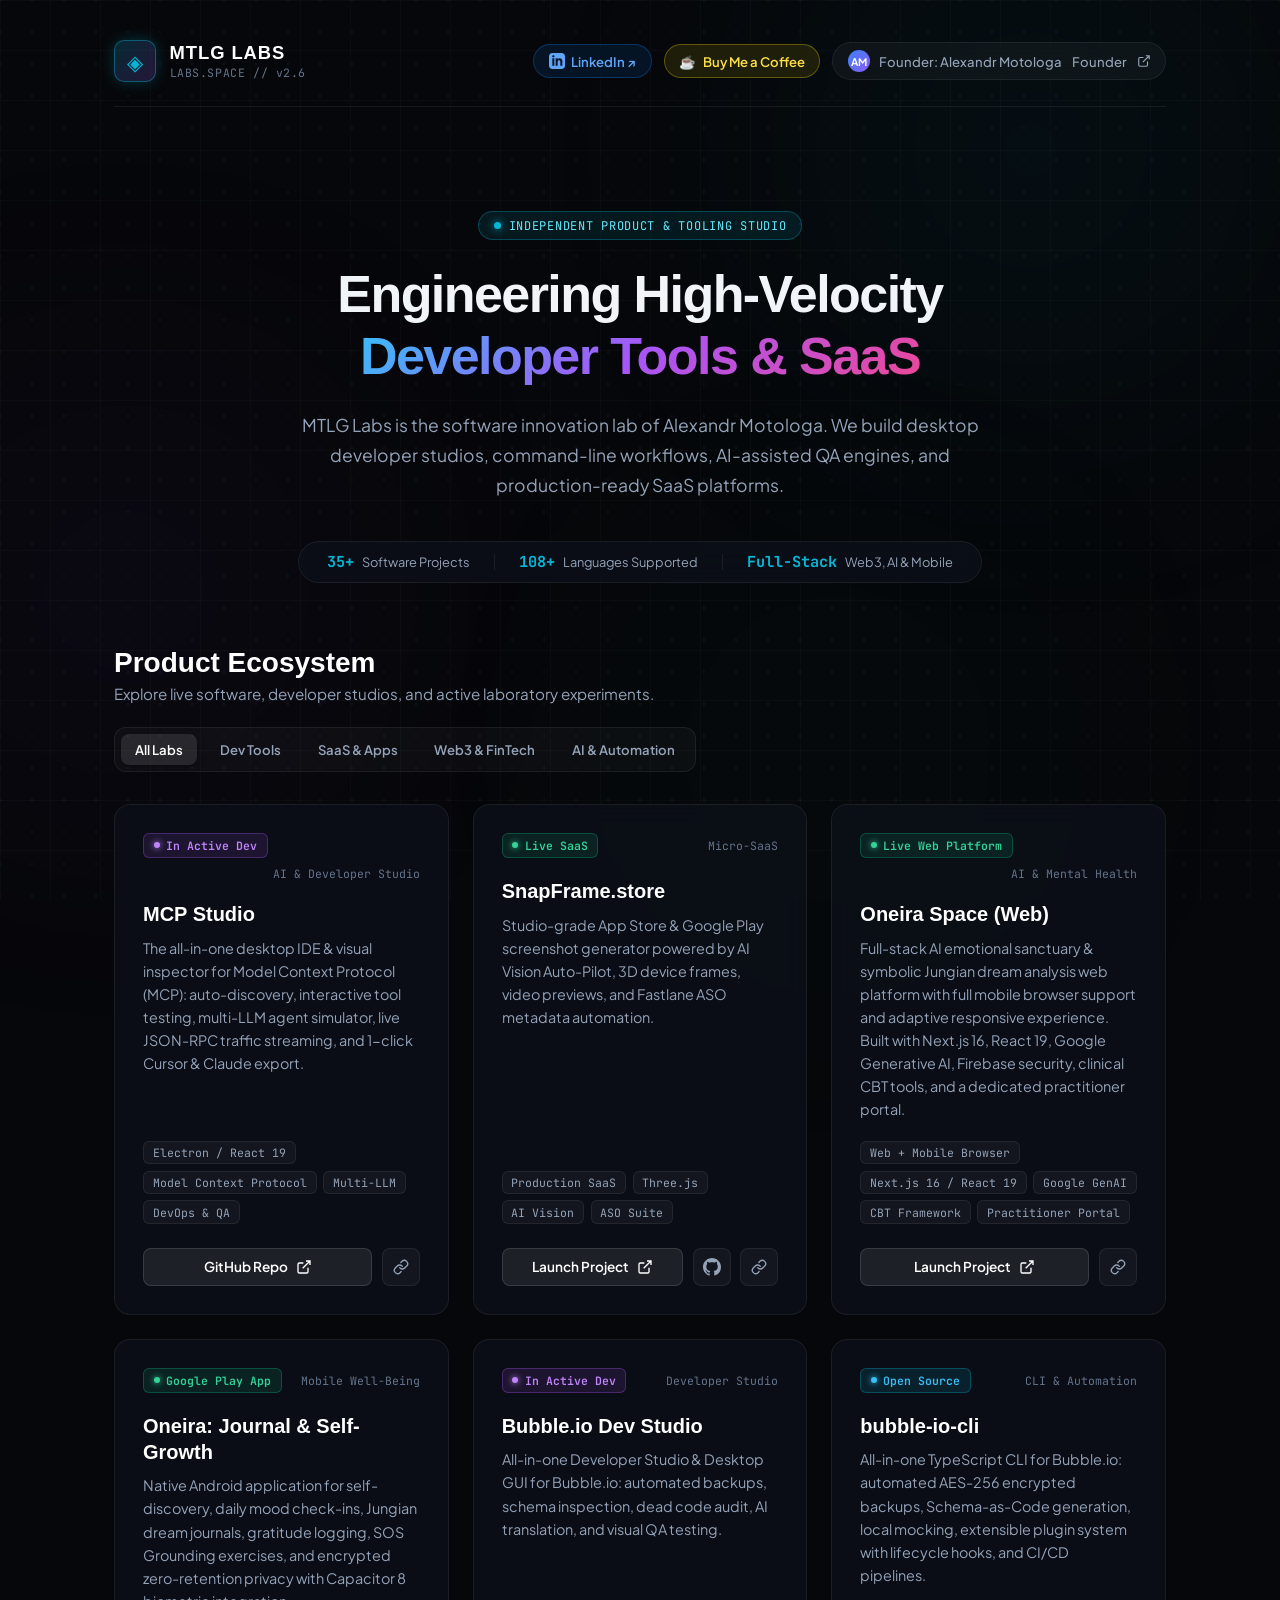
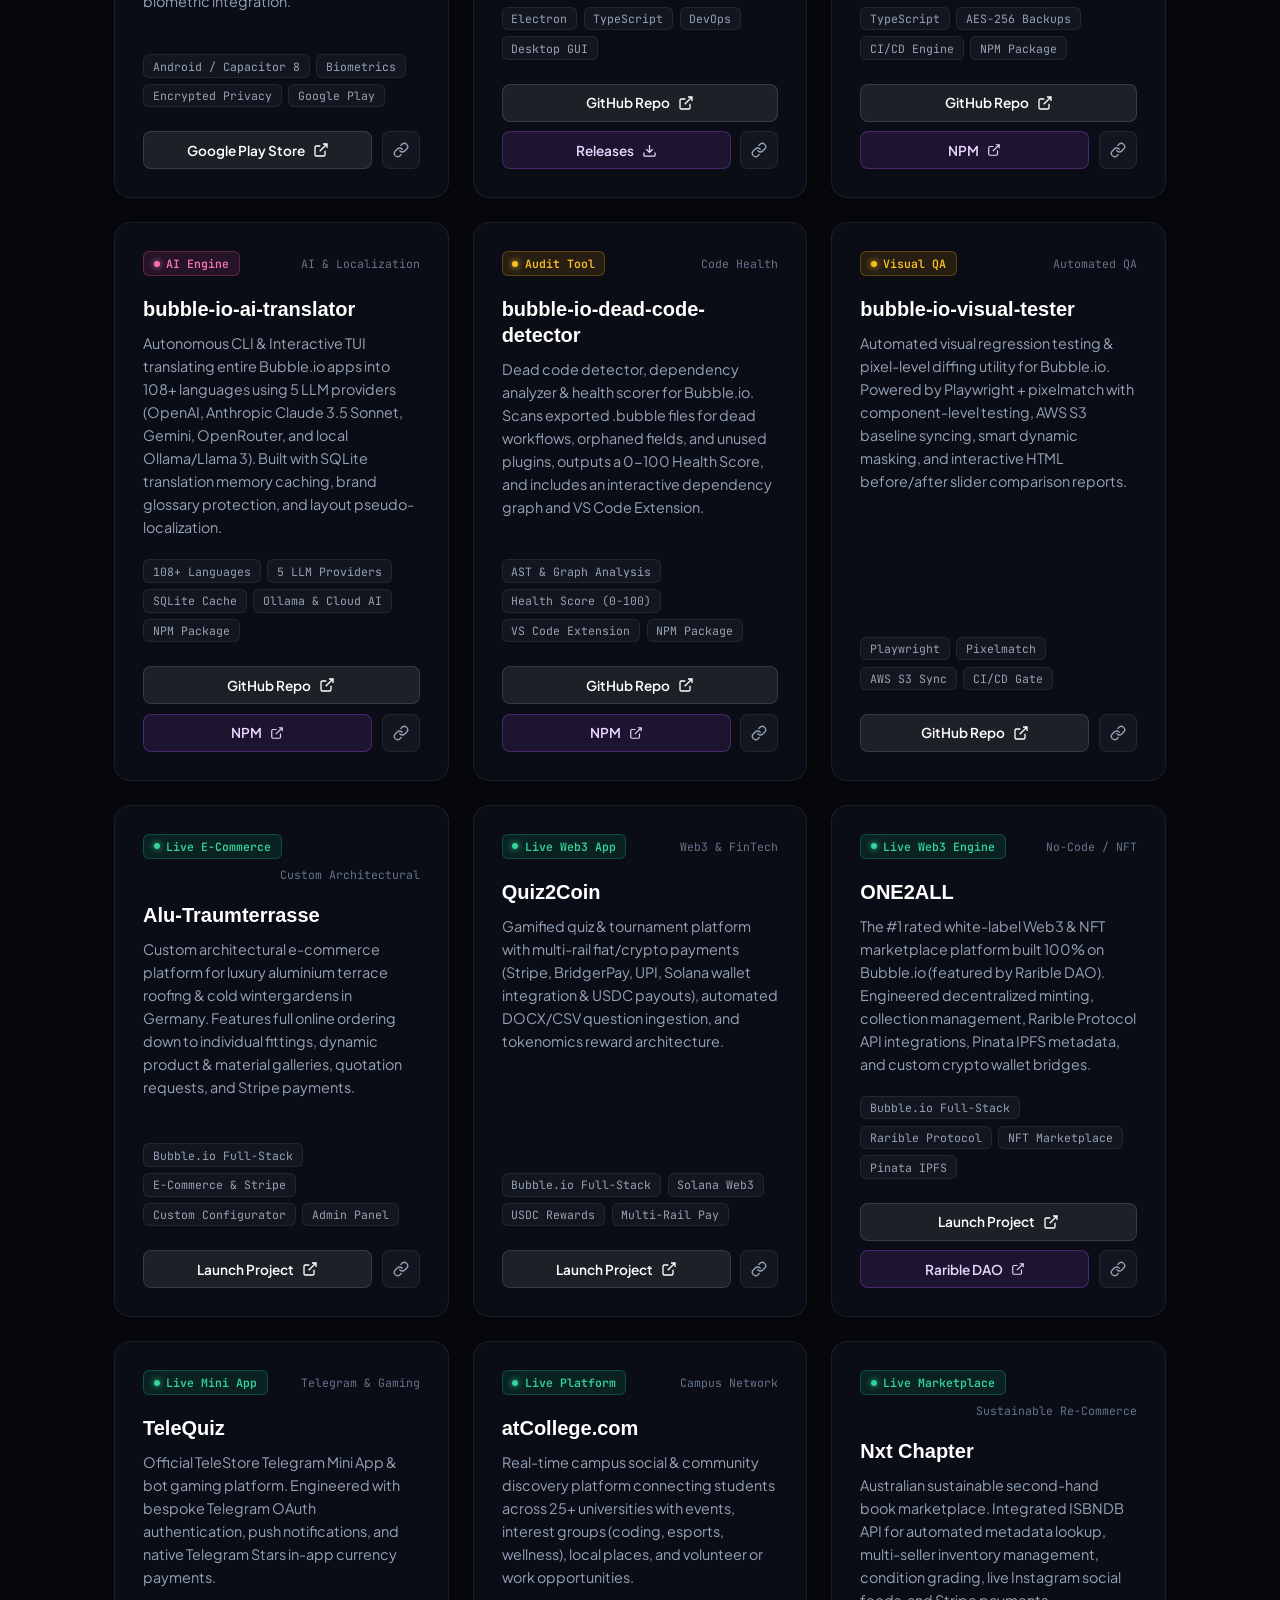
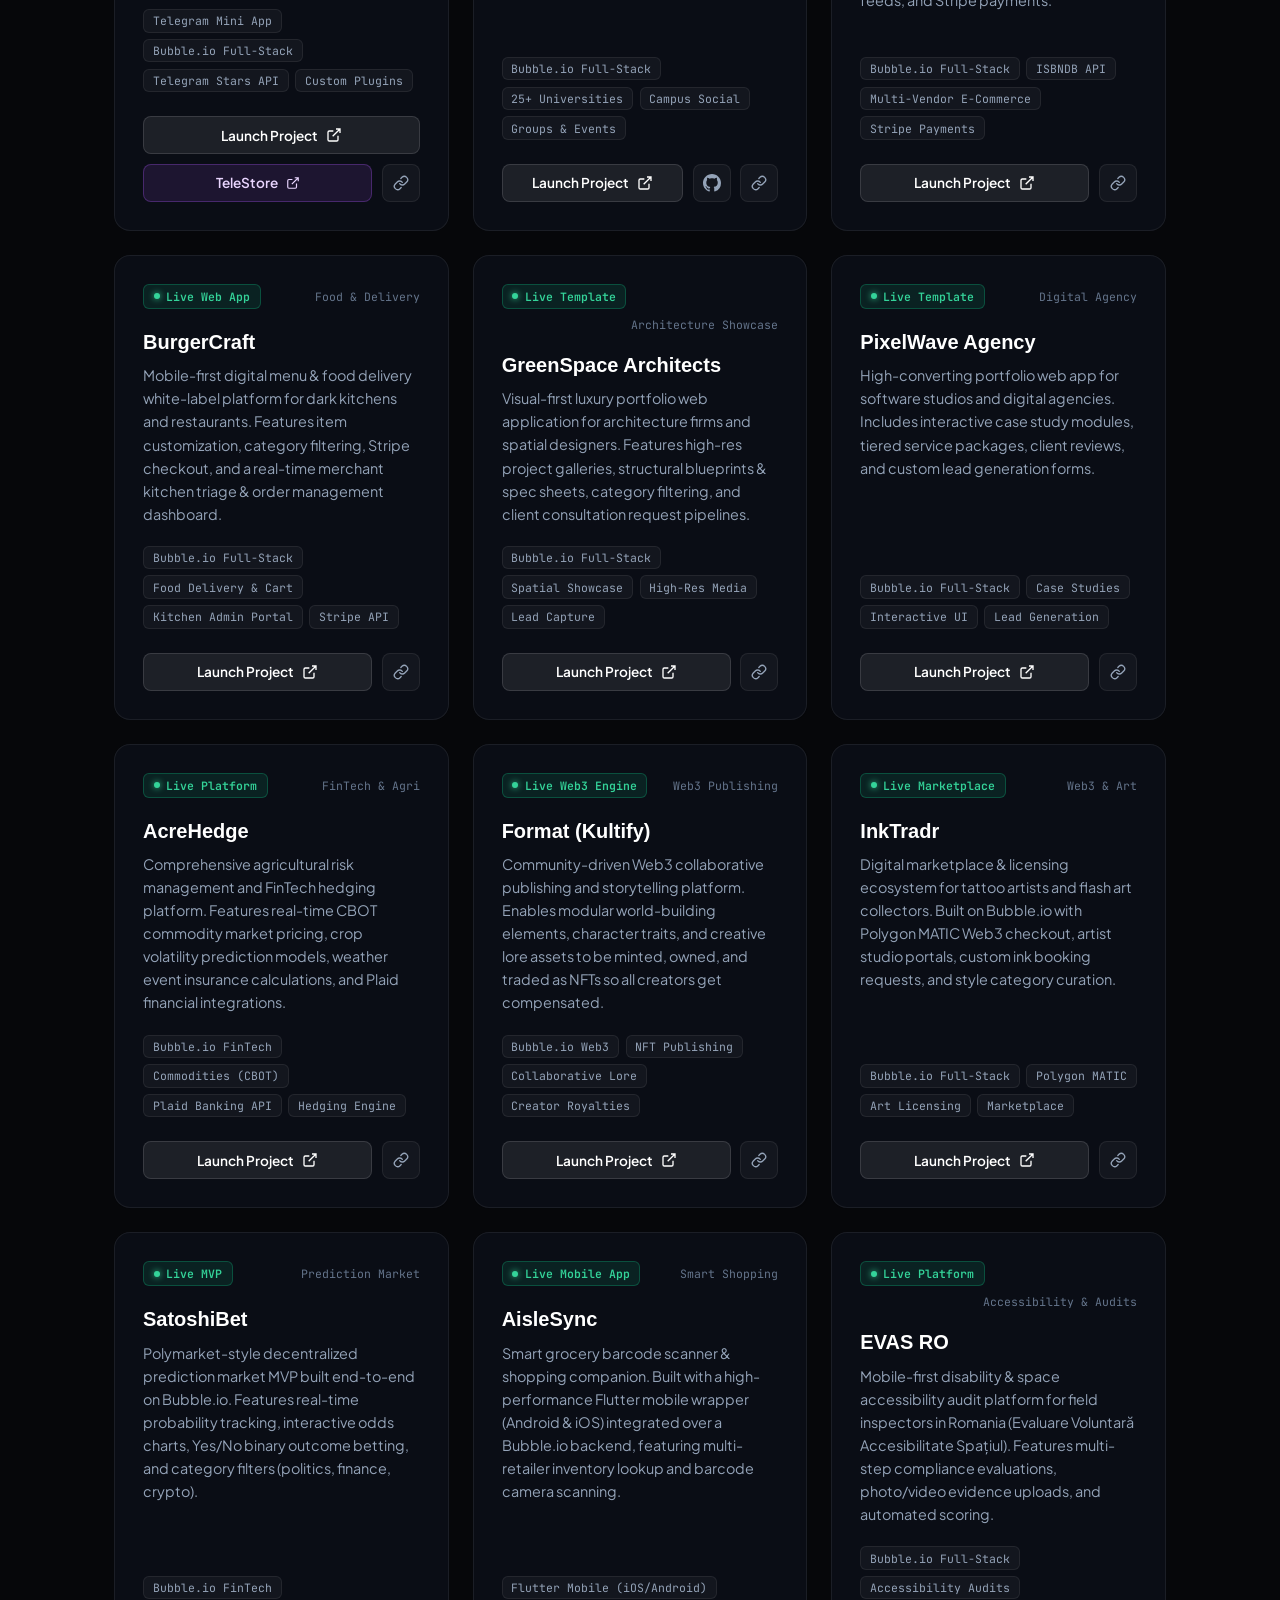
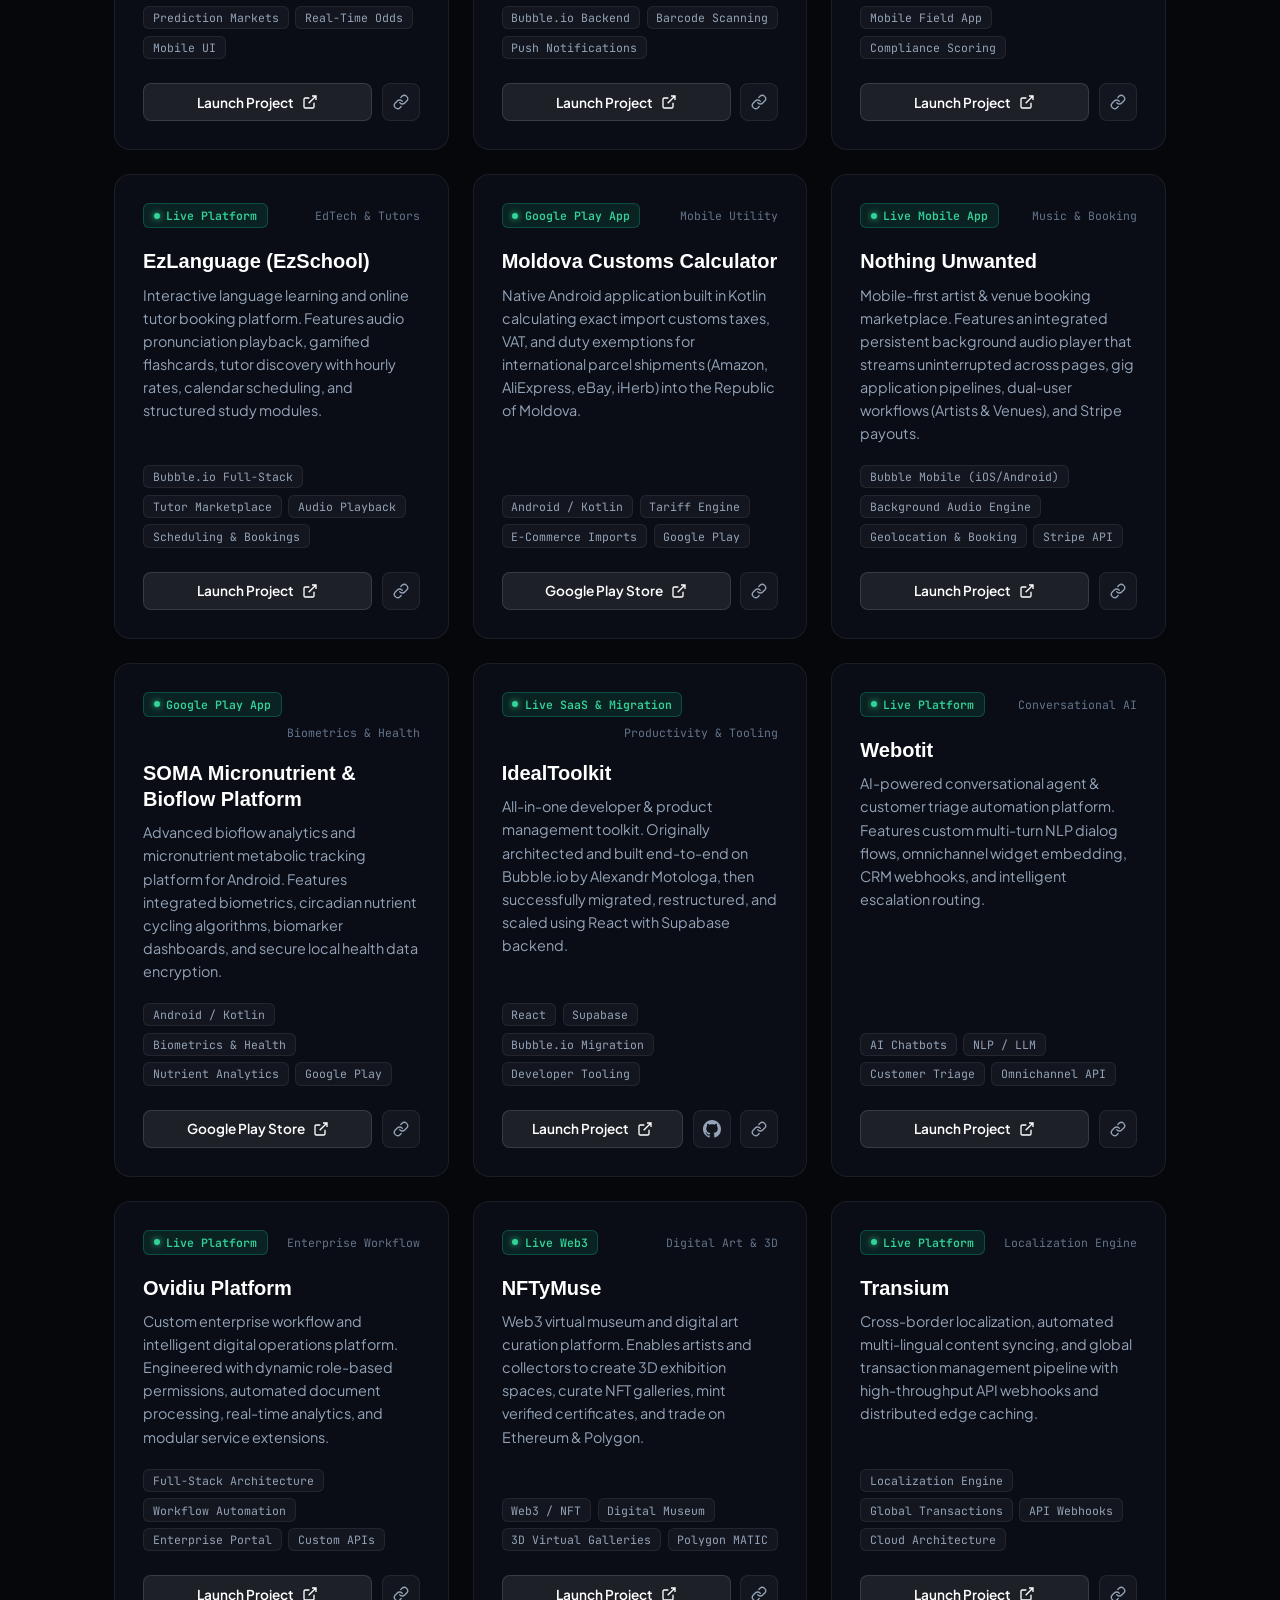
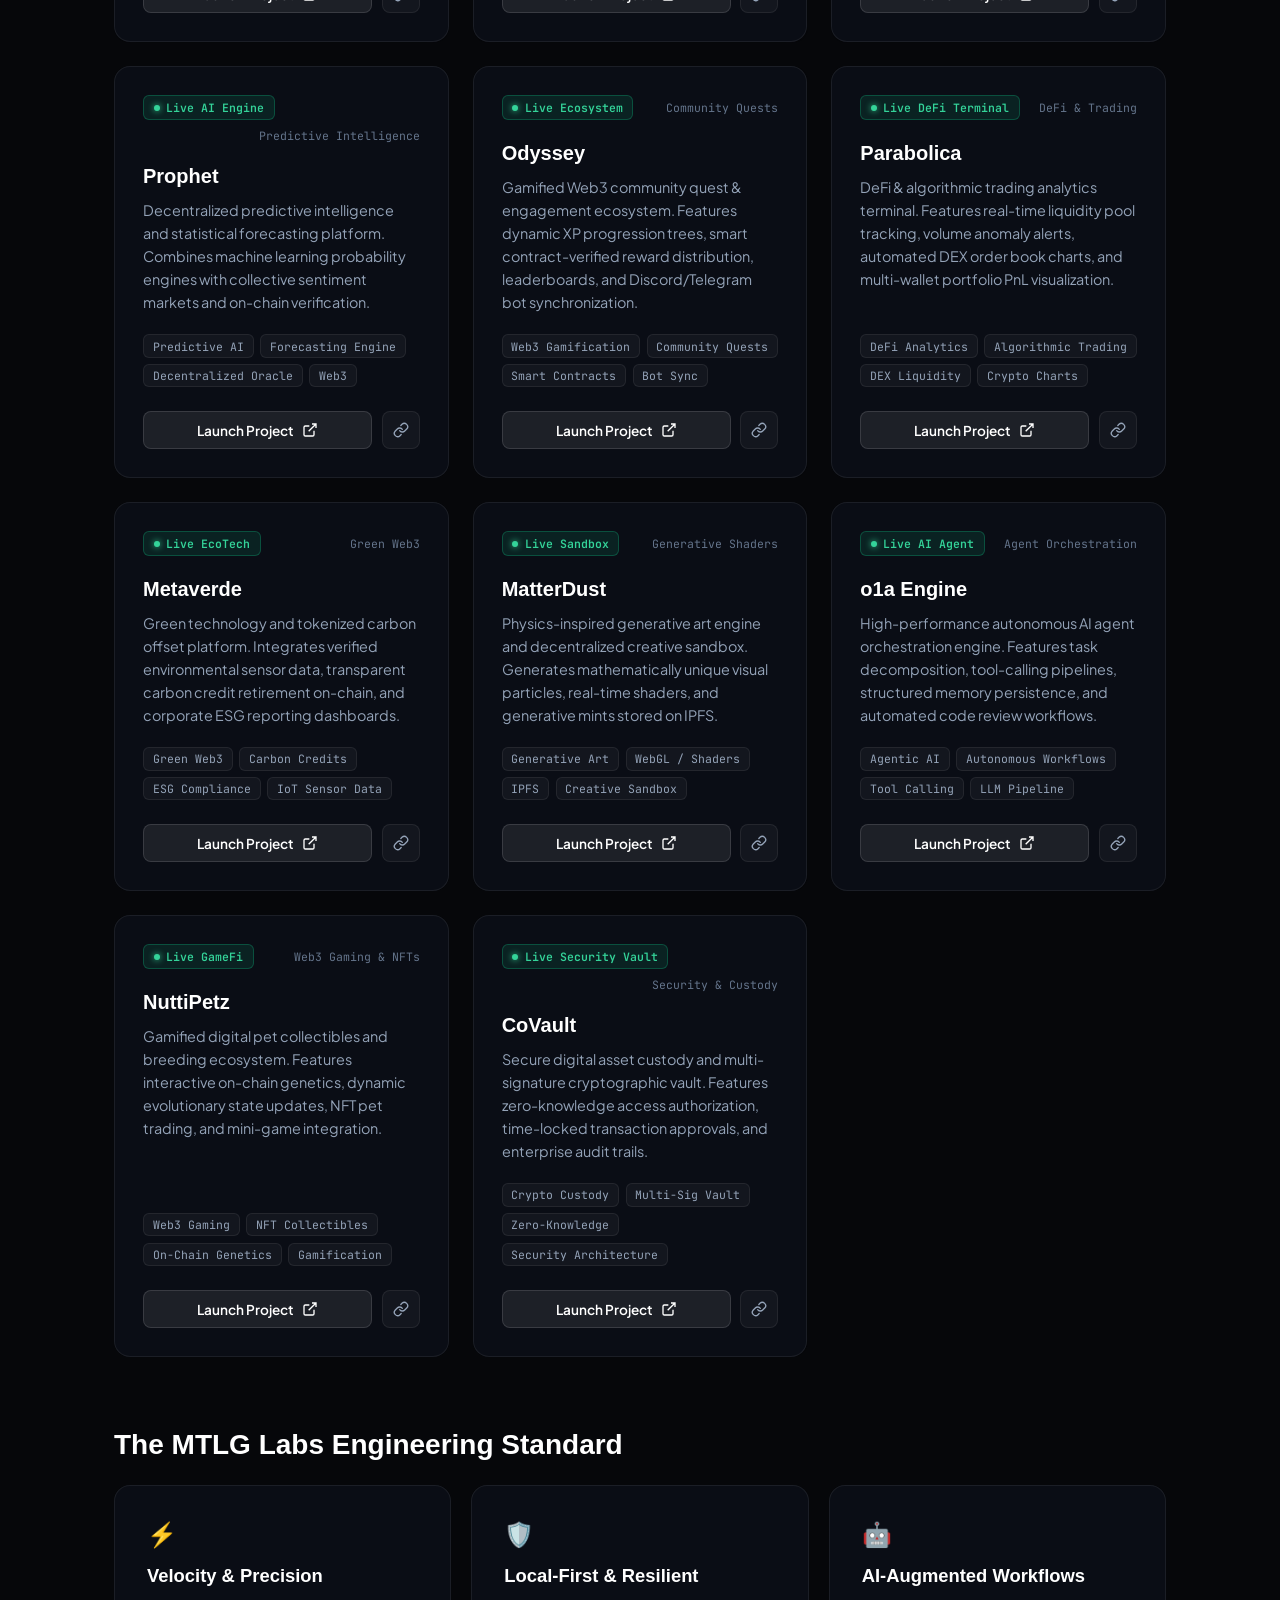
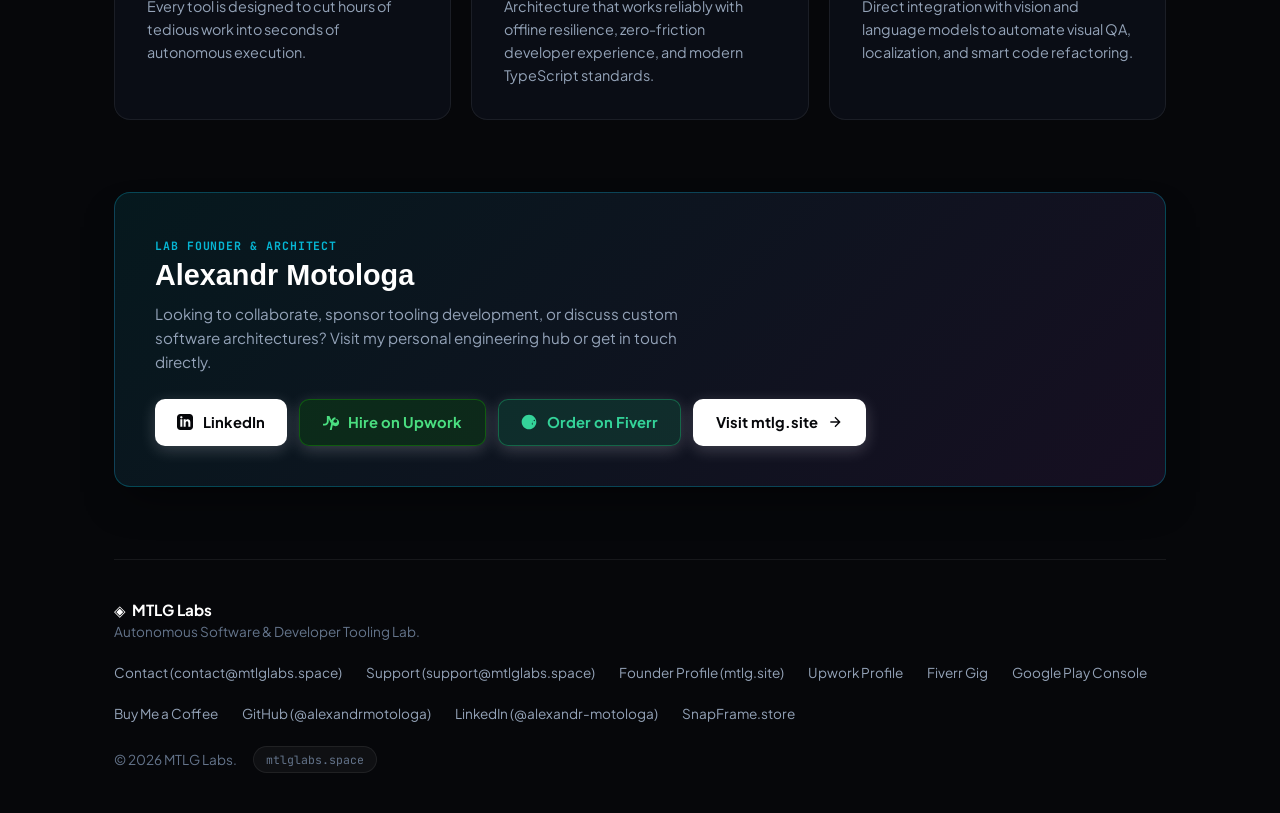
<file: index.html>
<!DOCTYPE html>
<html lang="en" class="dark">
<head>
  <meta charset="UTF-8" />
  <!-- Instant Subdomain Router -->
  <script>
    if (window.location.hostname === 'mcp.mtlglabs.space') {
      window.location.replace('https://www.mtlglabs.space/mcp' + window.location.search + window.location.hash);
    }
  </script>

  <meta name="viewport" content="width=device-width, initial-scale=1.0" />

  <!-- Primary Meta Tags -->
  <title>MTLG Labs — Autonomous Software Lab, Developer Tooling &amp; Bubble.io Dev Studio</title>
  <meta name="title" content="MTLG Labs — Autonomous Software Lab, Developer Tooling &amp; Bubble.io Dev Studio" />
  <meta name="description" content="Autonomous software engineering studio and developer tooling hub founded by Alexandr Motologa. Home to Bubble.io Dev Studio, AI translation tools, AST visualizers, CLI utilities, and 40+ production SaaS platforms." />
  <meta name="keywords" content="MTLG Labs, Developer Tooling, Bubble.io Dev Studio, Bubble.io CLI, Bubble Developer Tools, Low Code Tools, No Code Tooling, AI Developer Tools, AI Code Translator, AST Visualizer, Software Studio, Autonomous Software Lab, Alexandr Motologa, Open Source Tools, SaaS MVP Products, TypeScript CLI, NPM Developer Packages, Desktop Developer Apps" />
  <meta name="author" content="Alexandr Motologa" />
  <meta name="robots" content="index, follow, max-image-preview:large, max-snippet:-1, max-video-preview:-1" />
  <link rel="canonical" href="https://mtlglabs.space/" />

  <!-- Mobile & Theme Settings -->
  <meta name="theme-color" content="#030712" />
  <meta name="apple-mobile-web-app-capable" content="yes" />
  <meta name="apple-mobile-web-app-status-bar-style" content="black-translucent" />
  <meta name="apple-mobile-web-app-title" content="MTLG Labs" />
  <link rel="manifest" href="/site.webmanifest" />

  <!-- Open Graph / Facebook / LinkedIn -->
  <meta property="og:type" content="website" />
  <meta property="og:url" content="https://mtlglabs.space/" />
  <meta property="og:site_name" content="MTLG Labs" />
  <meta property="og:title" content="MTLG Labs — Autonomous Software Lab &amp; Developer Tooling" />
  <meta property="og:description" content="Engineering high-velocity developer tools, Bubble.io Dev Studio, AI-augmented workflows, and resilient software architectures. Explore 40+ products." />
  <meta property="og:image" content="https://mtlglabs.space/og-cover.png" />
  <meta property="og:image:type" content="image/png" />
  <meta property="og:image:width" content="1200" />
  <meta property="og:image:height" content="630" />
  <meta property="og:image:alt" content="MTLG Labs — Autonomous Software Lab &amp; Developer Tooling Social Cover" />
  <meta property="og:locale" content="en_US" />

  <!-- Twitter / X Meta -->
  <meta name="twitter:card" content="summary_large_image" />
  <meta name="twitter:url" content="https://mtlglabs.space/" />
  <meta name="twitter:title" content="MTLG Labs — Autonomous Software Lab &amp; Developer Tooling" />
  <meta name="twitter:description" content="Engineering high-velocity developer tools, Bubble.io Dev Studio, AI systems, and SaaS platforms. Explore 40+ live products." />
  <meta name="twitter:image" content="https://mtlglabs.space/og-cover.png" />
  <meta name="twitter:image:alt" content="MTLG Labs — Autonomous Software Lab &amp; Developer Tooling" />

  <!-- Favicon & Icons -->
  <link rel="icon" type="image/svg+xml" href="/favicon.svg" />
  <link rel="alternate icon" type="image/svg+xml" href="data:image/svg+xml,<svg xmlns=%22http://www.w3.org/2000/svg%22 viewBox=%220 0 100 100%22><text y=%22.9em%22 font-size=%2290%22>◈</text></svg>" />
  <link rel="apple-touch-icon" href="/favicon.svg" />

  <!-- Google Fonts -->
  <link rel="preconnect" href="https://fonts.googleapis.com" />
  <link rel="preconnect" href="https://fonts.gstatic.com" crossorigin />
  <link href="https://fonts.googleapis.com/css2?family=Plus+Jakarta+Sans:wght@300;400;500;600;700;800&family=JetBrains+Mono:wght@400;500;600&display=swap" rel="stylesheet" />

  <!-- Structured Data JSON-LD -->
  <script type="application/ld+json">
  {
    "@context": "https://schema.org",
    "@type": "Organization",
    "name": "MTLG Labs",
    "url": "https://mtlglabs.space/",
    "logo": "https://mtlglabs.space/favicon.svg",
    "image": "https://mtlglabs.space/og-cover.png",
    "description": "Autonomous software engineering studio and developer tooling lab creating high-velocity CLI suites, Bubble.io Dev Studio, AI automation workflows, and SaaS architectures.",
    "founder": {
      "@type": "Person",
      "name": "Alexandr Motologa",
      "url": "https://mtlg.site"
    },
    "sameAs": [
      "https://github.com/alexandrmotologa",
      "https://www.linkedin.com/in/alexandr-motologa/",
      "https://www.upwork.com/freelancers/~0116e465cc7eedd04f?mp_source=share",
      "https://www.fiverr.com/s/Em09BN0",
      "https://play.google.com/store/apps/developer?id=MTLG+Labs",
      "https://www.npmjs.com/~mtlg"
    ],
    "knowsAbout": [
      "Developer Tools",
      "Bubble.io CLI & Dev Studio",
      "AI Code Translation",
      "AST & Dependency Visualizers",
      "Full-Stack Web & Mobile Architecture",
      "Open Source Software"
    ]
  }
  </script>

  <style>
:root {
  --bg-dark: #06070a;
  --bg-surface: rgba(13, 16, 26, 0.75);
  --card-border: rgba(255, 255, 255, 0.07);
  --card-hover: rgba(34, 211, 238, 0.3);
  --text-main: #f1f5f9;
  --text-sub: #94a3b8;
  --text-dim: #64748b;
  --neon-cyan: #06b6d4;
  --neon-purple: #a855f7;
  --neon-emerald: #10b981;
  --neon-amber: #f59e0b;
  --font-display: 'Space Grotesk', sans-serif;
  --font-mono: 'JetBrains Mono', monospace;
  --font-sans: 'Plus Jakarta Sans', sans-serif;
  --radius-card: 16px;
}

*, *::before, *::after {
  margin: 0;
  padding: 0;
  box-sizing: border-box;
}

html {
  scroll-behavior: smooth;
  -webkit-text-size-adjust: 100%;
}

body {
  background-color: var(--bg-dark);
  color: var(--text-main);
  font-family: var(--font-sans);
  min-height: 100vh;
  position: relative;
  overflow-x: hidden;
  -webkit-font-smoothing: antialiased;
  -moz-osx-font-smoothing: grayscale;
}

/* Ambient Glow */
.ambient-glow {
  position: fixed;
  border-radius: 50%;
  filter: blur(140px);
  pointer-events: none;
  z-index: 0;
  opacity: 0.5;
}

.glow-cyan {
  width: 600px;
  height: 600px;
  top: -150px;
  right: -50px;
  background: radial-gradient(circle, rgba(6, 182, 212, 0.25), transparent 70%);
}

.glow-purple {
  width: 550px;
  height: 550px;
  top: 35%;
  left: -150px;
  background: radial-gradient(circle, rgba(168, 85, 247, 0.2), transparent 70%);
}

.glow-emerald {
  width: 500px;
  height: 500px;
  bottom: -100px;
  right: 15%;
  background: radial-gradient(circle, rgba(16, 185, 129, 0.15), transparent 70%);
}

.cyber-grid {
  position: fixed;
  inset: 0;
  background-image: 
    linear-gradient(to right, rgba(255, 255, 255, 0.025) 1px, transparent 1px),
    linear-gradient(to bottom, rgba(255, 255, 255, 0.025) 1px, transparent 1px);
  background-size: 50px 50px;
  pointer-events: none;
  z-index: 0;
}

.app-container {
  position: relative;
  z-index: 1;
  max-width: 1100px;
  margin: 0 auto;
  padding: 2.5rem 1.5rem;
  display: flex;
  flex-direction: column;
  min-height: 100vh;
}

/* Navbar */
.navbar {
  display: flex;
  justify-content: space-between;
  align-items: center;
  margin-bottom: 3.5rem;
  padding-bottom: 1.5rem;
  border-bottom: 1px solid var(--card-border);
  gap: 1rem;
}

.nav-brand {
  display: flex;
  align-items: center;
  gap: 0.85rem;
  text-decoration: none;
}

.logo-box {
  width: 42px;
  height: 42px;
  background: linear-gradient(135deg, rgba(6, 182, 212, 0.2), rgba(168, 85, 247, 0.2));
  border: 1px solid rgba(6, 182, 212, 0.4);
  border-radius: 10px;
  display: flex;
  align-items: center;
  justify-content: center;
  box-shadow: 0 0 15px rgba(6, 182, 212, 0.25);
  flex-shrink: 0;
}

.logo-icon {
  font-size: 1.3rem;
  color: var(--neon-cyan);
}

.brand-text {
  display: flex;
  flex-direction: column;
}

.brand-title {
  font-family: var(--font-display);
  font-weight: 700;
  font-size: 1.15rem;
  letter-spacing: 0.05em;
  color: #ffffff;
  line-height: 1.2;
}

.brand-sub {
  font-family: var(--font-mono);
  font-size: 0.72rem;
  color: var(--text-dim);
  letter-spacing: 0.05em;
}

.nav-actions {
  display: flex;
  align-items: center;
  gap: 0.75rem;
  flex-wrap: wrap;
}

.nav-personal-link {
  display: inline-flex;
  align-items: center;
  gap: 0.4rem;
  background: rgba(10, 102, 194, 0.15);
  border: 1px solid rgba(10, 102, 194, 0.4);
  color: #60a5fa;
  padding: 0.45rem 0.9rem;
  border-radius: 9999px;
  font-size: 0.82rem;
  font-weight: 600;
  text-decoration: none;
  transition: all 0.2s ease;
  backdrop-filter: blur(8px);
  white-space: nowrap;
}

.nav-personal-link:hover {
  background: rgba(10, 102, 194, 0.3);
  border-color: rgba(96, 165, 250, 0.8);
  color: #ffffff;
  transform: translateY(-1px);
  box-shadow: 0 4px 14px rgba(10, 102, 194, 0.3);
}

.bmc-badge {
  display: inline-flex;
  align-items: center;
  gap: 0.5rem;
  background: rgba(255, 221, 0, 0.1);
  border: 1px solid rgba(255, 221, 0, 0.3);
  padding: 0.45rem 0.9rem;
  border-radius: 9999px;
  font-size: 0.82rem;
  font-weight: 600;
  color: #fde047;
  text-decoration: none;
  transition: all 0.2s ease;
  backdrop-filter: blur(8px);
  white-space: nowrap;
}

.bmc-badge:hover {
  background: rgba(255, 221, 0, 0.2);
  border-color: rgba(253, 224, 71, 0.6);
  transform: translateY(-1px);
  box-shadow: 0 4px 14px rgba(255, 221, 0, 0.2);
}

.creator-badge {
  display: inline-flex;
  align-items: center;
  gap: 0.6rem;
  background: rgba(255, 255, 255, 0.04);
  border: 1px solid var(--card-border);
  padding: 0.45rem 0.9rem;
  border-radius: 9999px;
  font-size: 0.82rem;
  font-weight: 500;
  color: var(--text-sub);
  text-decoration: none;
  transition: all 0.2s ease;
  backdrop-filter: blur(8px);
  white-space: nowrap;
}

.creator-badge:hover {
  background: rgba(255, 255, 255, 0.08);
  border-color: rgba(255, 255, 255, 0.2);
  color: #ffffff;
  transform: translateY(-1px);
}

.avatar-small {
  width: 22px;
  height: 22px;
  background: linear-gradient(135deg, #3b82f6, #8b5cf6);
  border-radius: 50%;
  display: flex;
  align-items: center;
  justify-content: center;
  font-size: 0.65rem;
  font-weight: 700;
  color: white;
  flex-shrink: 0;
}

/* Hero Section */
.hero-section {
  text-align: center;
  padding: 3rem 1rem 4rem;
  max-width: 860px;
  margin: 0 auto;
}

.hero-badge {
  display: inline-flex;
  align-items: center;
  gap: 0.5rem;
  background: rgba(6, 182, 212, 0.1);
  border: 1px solid rgba(6, 182, 212, 0.3);
  padding: 0.35rem 0.9rem;
  border-radius: 9999px;
  font-family: var(--font-mono);
  font-size: 0.75rem;
  color: #67e8f9;
  letter-spacing: 0.06em;
  margin-bottom: 1.5rem;
  max-width: 100%;
}

.badge-dot {
  width: 7px;
  height: 7px;
  border-radius: 50%;
  background: var(--neon-cyan);
  box-shadow: 0 0 8px var(--neon-cyan);
  flex-shrink: 0;
}

.hero-headline {
  font-family: var(--font-display);
  font-size: clamp(2.1rem, 6vw, 3.25rem);
  font-weight: 800;
  line-height: 1.18;
  letter-spacing: -0.03em;
  margin-bottom: 1.5rem;
  word-break: break-word;
}

.gradient-text {
  background: linear-gradient(135deg, #38bdf8 0%, #a855f7 50%, #ec4899 100%);
  -webkit-background-clip: text;
  -webkit-text-fill-color: transparent;
}

.hero-subtext {
  font-size: clamp(0.95rem, 2.5vw, 1.1rem);
  color: var(--text-sub);
  line-height: 1.7;
  max-width: 680px;
  margin: 0 auto 2.5rem;
}

.metrics-ticker {
  display: inline-flex;
  align-items: center;
  background: var(--bg-surface);
  border: 1px solid var(--card-border);
  border-radius: 9999px;
  padding: 0.6rem 1.75rem;
  gap: 1.5rem;
  backdrop-filter: blur(12px);
  max-width: 100%;
}

.metric-item {
  display: flex;
  align-items: center;
  gap: 0.5rem;
}

.metric-num {
  font-family: var(--font-mono);
  font-weight: 700;
  color: var(--neon-cyan);
  font-size: 0.95rem;
}

.metric-label {
  font-size: 0.8rem;
  color: var(--text-sub);
}

.metric-divider {
  width: 1px;
  height: 16px;
  background: var(--card-border);
}

/* Showcase Section */
.showcase-section {
  margin-bottom: 4.5rem;
}

.showcase-header {
  display: flex;
  justify-content: space-between;
  align-items: flex-end;
  margin-bottom: 2rem;
  flex-wrap: wrap;
  gap: 1.5rem;
}

.section-heading {
  font-family: var(--font-display);
  font-size: clamp(1.4rem, 4vw, 1.75rem);
  font-weight: 700;
  color: #ffffff;
  margin-bottom: 0.35rem;
}

.section-subheading {
  font-size: clamp(0.85rem, 2vw, 0.95rem);
  color: var(--text-sub);
}

.filter-group {
  display: flex;
  gap: 0.5rem;
  background: rgba(255, 255, 255, 0.03);
  padding: 0.35rem;
  border-radius: 12px;
  border: 1px solid var(--card-border);
  flex-wrap: wrap;
}

.filter-btn {
  background: transparent;
  border: none;
  color: var(--text-sub);
  padding: 0.45rem 0.9rem;
  border-radius: 8px;
  font-size: 0.82rem;
  font-weight: 600;
  cursor: pointer;
  transition: all 0.2s ease;
  font-family: inherit;
  white-space: nowrap;
}

.filter-btn:hover {
  color: #ffffff;
}

.filter-btn.active {
  background: rgba(255, 255, 255, 0.1);
  color: #ffffff;
  box-shadow: 0 2px 8px rgba(0, 0, 0, 0.3);
}

/* Products Grid */
.products-grid {
  display: grid;
  grid-template-columns: repeat(auto-fill, minmax(320px, 1fr));
  gap: 1.5rem;
}

.product-card {
  background: var(--bg-surface);
  border: 1px solid var(--card-border);
  border-radius: var(--radius-card);
  padding: 1.75rem;
  display: flex;
  flex-direction: column;
  backdrop-filter: blur(12px);
  transition: all 0.25s cubic-bezier(0.4, 0, 0.2, 1);
  position: relative;
  overflow: hidden;
  scroll-margin-top: 100px;
}

.product-card::before {
  content: '';
  position: absolute;
  top: 0;
  left: 0;
  right: 0;
  height: 2px;
  background: transparent;
  transition: background 0.3s ease;
}

.product-card:hover {
  transform: translateY(-4px);
  border-color: rgba(6, 182, 212, 0.4);
  box-shadow: 0 16px 36px rgba(0, 0, 0, 0.5), 0 0 20px rgba(6, 182, 212, 0.1);
}

.product-card:hover::before {
  background: linear-gradient(90deg, var(--neon-cyan), var(--neon-purple));
}

.card-top {
  display: flex;
  justify-content: space-between;
  align-items: center;
  flex-wrap: wrap;
  gap: 0.5rem;
  margin-bottom: 1.25rem;
}

.status-pill {
  display: inline-flex;
  align-items: center;
  gap: 0.4rem;
  font-family: var(--font-mono);
  font-size: 0.72rem;
  font-weight: 600;
  padding: 0.25rem 0.6rem;
  border-radius: 6px;
  white-space: nowrap;
  flex-shrink: 0;
}

.pulse-dot {
  width: 6px;
  height: 6px;
  border-radius: 50%;
  flex-shrink: 0;
}

.status-live {
  background: rgba(16, 185, 129, 0.12);
  color: #34d399;
  border: 1px solid rgba(16, 185, 129, 0.3);
}
.status-live .pulse-dot {
  background: #34d399;
  box-shadow: 0 0 6px #34d399;
}

.status-dev {
  background: rgba(168, 85, 247, 0.12);
  color: #c084fc;
  border: 1px solid rgba(168, 85, 247, 0.3);
}
.status-dev .pulse-dot {
  background: #c084fc;
  box-shadow: 0 0 6px #c084fc;
}

.status-oss {
  background: rgba(6, 182, 212, 0.12);
  color: #38bdf8;
  border: 1px solid rgba(6, 182, 212, 0.3);
}
.status-oss .pulse-dot {
  background: #38bdf8;
  box-shadow: 0 0 6px #38bdf8;
}

.status-ai {
  background: rgba(236, 72, 153, 0.12);
  color: #f472b6;
  border: 1px solid rgba(236, 72, 153, 0.3);
}
.status-ai .pulse-dot {
  background: #f472b6;
  box-shadow: 0 0 6px #f472b6;
}

.status-tool, .status-lab {
  background: rgba(245, 158, 11, 0.12);
  color: #fbbf24;
  border: 1px solid rgba(245, 158, 11, 0.3);
}
.status-tool .pulse-dot, .status-lab .pulse-dot {
  background: #fbbf24;
  box-shadow: 0 0 6px #fbbf24;
}

.cat-pill {
  font-family: var(--font-mono);
  font-size: 0.72rem;
  color: var(--text-dim);
  text-align: right;
  margin-left: auto;
}

.card-share-btn.icon-action {
  cursor: pointer;
  background: rgba(255, 255, 255, 0.04);
  border: 1px solid var(--card-border);
  color: var(--text-sub);
  transition: all 0.2s cubic-bezier(0.4, 0, 0.2, 1);
  display: inline-flex;
  align-items: center;
  justify-content: center;
  width: 38px;
  height: 38px;
  border-radius: 8px;
  flex-shrink: 0;
  padding: 0;
}

.card-share-btn.icon-action:hover {
  background: rgba(6, 182, 212, 0.15);
  border-color: rgba(6, 182, 212, 0.5);
  color: var(--neon-cyan);
  transform: translateY(-2px);
  box-shadow: 0 4px 14px rgba(6, 182, 212, 0.25);
}

.card-share-btn.icon-action:active {
  transform: scale(0.92);
}

.card-share-btn.icon-action .check-icon {
  display: none;
  color: var(--neon-emerald);
}

.card-share-btn.icon-action.copied {
  background: rgba(16, 185, 129, 0.2);
  border-color: rgba(16, 185, 129, 0.6);
  color: var(--neon-emerald);
  box-shadow: 0 0 14px rgba(16, 185, 129, 0.4);
}

.card-share-btn.icon-action.copied .share-icon {
  display: none;
}

.card-share-btn.icon-action.copied .check-icon {
  display: block;
}

/* Deep Link Target Highlight Animation */
.product-card.highlighted-project {
  animation: labs-card-pulse 3.5s cubic-bezier(0.22, 1, 0.36, 1) forwards;
  z-index: 10;
}

@keyframes labs-card-pulse {
  0% {
    transform: translateY(0) scale(1);
    border-color: rgba(6, 182, 212, 0.2);
    box-shadow: 0 0 0 rgba(6, 182, 212, 0);
  }
  15% {
    transform: translateY(-8px) scale(1.025);
    border-color: rgba(6, 182, 212, 0.95);
    box-shadow: 
      0 0 0 4px rgba(6, 182, 212, 0.35),
      0 20px 40px rgba(0, 0, 0, 0.8),
      0 0 35px rgba(6, 182, 212, 0.55),
      0 0 70px rgba(168, 85, 247, 0.35);
  }
  30% {
    transform: translateY(-6px) scale(1.02);
    border-color: rgba(168, 85, 247, 0.85);
    box-shadow: 
      0 0 0 3px rgba(168, 85, 247, 0.25),
      0 18px 36px rgba(0, 0, 0, 0.7),
      0 0 30px rgba(168, 85, 247, 0.45);
  }
  70% {
    transform: translateY(-3px) scale(1.01);
    border-color: rgba(6, 182, 212, 0.6);
    box-shadow: 
      0 0 0 2px rgba(6, 182, 212, 0.2),
      0 12px 28px rgba(0, 0, 0, 0.6),
      0 0 20px rgba(6, 182, 212, 0.3);
  }
  100% {
    transform: translateY(0) scale(1);
    border-color: var(--card-border);
    box-shadow: none;
  }
}

.card-main {
  flex-grow: 1;
  margin-bottom: 1.25rem;
}

.product-name {
  font-family: var(--font-display);
  font-size: 1.25rem;
  font-weight: 700;
  color: #ffffff;
  margin-bottom: 0.6rem;
  line-height: 1.3;
}

.product-desc {
  font-size: 0.9rem;
  color: var(--text-sub);
  line-height: 1.6;
}

.card-tags {
  display: flex;
  flex-wrap: wrap;
  gap: 0.4rem;
  margin-bottom: 1.5rem;
}

.tag {
  font-family: var(--font-mono);
  font-size: 0.72rem;
  padding: 0.2rem 0.55rem;
  border-radius: 6px;
  background: rgba(255, 255, 255, 0.04);
  color: var(--text-sub);
  border: 1px solid var(--card-border);
}

.card-footer {
  display: flex;
  gap: 0.6rem;
  align-items: center;
  flex-wrap: wrap;
}

.card-action-btn {
  display: inline-flex;
  align-items: center;
  justify-content: center;
  gap: 0.5rem;
  font-size: 0.85rem;
  font-weight: 600;
  text-decoration: none;
  border-radius: 8px;
  transition: all 0.2s ease;
  min-height: 38px;
}

.card-action-btn:active {
  transform: scale(0.98);
}

.primary-action {
  background: rgba(255, 255, 255, 0.08);
  color: #ffffff;
  padding: 0 1rem;
  flex-grow: 1;
  border: 1px solid rgba(255, 255, 255, 0.12);
}

.primary-action.full-width {
  width: 100%;
  flex-basis: 100%;
}

.primary-action:hover {
  background: #ffffff;
  color: #06070a;
  box-shadow: 0 4px 12px rgba(255, 255, 255, 0.2);
}

.secondary-action {
  background: rgba(168, 85, 247, 0.12);
  color: #e9d5ff;
  border: 1px solid rgba(168, 85, 247, 0.3);
  padding: 0 1rem;
  flex-grow: 1;
}

.secondary-action:hover {
  background: rgba(168, 85, 247, 0.25);
  border-color: rgba(168, 85, 247, 0.6);
  color: #ffffff;
  box-shadow: 0 4px 12px rgba(168, 85, 247, 0.2);
}

.icon-action {
  width: 38px;
  height: 38px;
  background: rgba(255, 255, 255, 0.04);
  color: var(--text-sub);
  border: 1px solid var(--card-border);
  flex-shrink: 0;
}

.icon-action:hover {
  background: rgba(255, 255, 255, 0.1);
  color: #ffffff;
}

/* Bento Grid */
.philosophy-section {
  margin-bottom: 4.5rem;
}

.bento-grid {
  display: grid;
  grid-template-columns: repeat(auto-fit, minmax(300px, 1fr));
  gap: 1.25rem;
  margin-top: 1.5rem;
}

.bento-card {
  background: var(--bg-surface);
  border: 1px solid var(--card-border);
  border-radius: var(--radius-card);
  padding: 2rem;
  backdrop-filter: blur(12px);
  transition: all 0.2s ease;
}

.bento-card:hover {
  border-color: rgba(255, 255, 255, 0.2);
  transform: translateY(-2px);
}

.bento-icon {
  font-size: 1.5rem;
  margin-bottom: 1rem;
}

.bento-card h3 {
  font-family: var(--font-display);
  font-size: 1.15rem;
  color: #ffffff;
  margin-bottom: 0.5rem;
}

.bento-card p {
  font-size: 0.9rem;
  color: var(--text-sub);
  line-height: 1.6;
}

/* Founder Card */
.founder-card {
  background: linear-gradient(135deg, rgba(6, 182, 212, 0.1), rgba(168, 85, 247, 0.1));
  border: 1px solid rgba(6, 182, 212, 0.3);
  border-radius: var(--radius-card);
  padding: 2.5rem;
  display: flex;
  justify-content: space-between;
  align-items: center;
  flex-wrap: wrap;
  gap: 1.5rem;
  margin-bottom: 4.5rem;
  box-shadow: 0 20px 40px -15px rgba(0, 0, 0, 0.6);
}

.founder-label {
  font-family: var(--font-mono);
  font-size: 0.72rem;
  color: var(--neon-cyan);
  letter-spacing: 0.08em;
  font-weight: 700;
}

.founder-name {
  font-family: var(--font-display);
  font-size: 1.8rem;
  font-weight: 700;
  color: #ffffff;
  margin: 0.3rem 0 0.6rem;
}

.founder-text {
  font-size: 0.95rem;
  color: var(--text-sub);
  max-width: 580px;
  line-height: 1.6;
}

.founder-right {
  display: flex;
  gap: 0.75rem;
  flex-wrap: wrap;
}

.founder-cta-btn {
  display: inline-flex;
  align-items: center;
  gap: 0.6rem;
  background: #ffffff;
  color: #06070a;
  font-weight: 700;
  font-size: 0.92rem;
  padding: 0.85rem 1.4rem;
  border-radius: 10px;
  text-decoration: none;
  transition: all 0.2s ease;
  box-shadow: 0 4px 16px rgba(255, 255, 255, 0.2);
  white-space: nowrap;
}

.founder-cta-btn:hover {
  background: #f1f5f9;
  transform: translateY(-2px);
  box-shadow: 0 6px 24px rgba(255, 255, 255, 0.35);
}

.founder-cta-btn:active {
  transform: scale(0.98);
}

.founder-cta-btn.upwork-btn {
  background: rgba(20, 168, 0, 0.15);
  color: #4ade80;
  border: 1px solid rgba(20, 168, 0, 0.4);
}

.founder-cta-btn.upwork-btn:hover {
  background: rgba(20, 168, 0, 0.3);
  color: #ffffff;
  box-shadow: 0 6px 20px rgba(20, 168, 0, 0.3);
}

.founder-cta-btn.fiverr-btn {
  background: rgba(29, 191, 115, 0.15);
  color: #34d399;
  border: 1px solid rgba(29, 191, 115, 0.4);
}

.founder-cta-btn.fiverr-btn:hover {
  background: rgba(29, 191, 115, 0.3);
  color: #ffffff;
  box-shadow: 0 6px 20px rgba(29, 191, 115, 0.3);
}

/* Footer */
.site-footer {
  margin-top: auto;
  padding-top: 2.5rem;
  border-top: 1px solid var(--card-border);
  display: flex;
  justify-content: space-between;
  align-items: center;
  flex-wrap: wrap;
  gap: 1.5rem;
  font-size: 0.85rem;
  color: var(--text-dim);
}

.footer-brand {
  display: flex;
  align-items: center;
  gap: 0.4rem;
  color: #ffffff;
  font-size: 0.95rem;
  margin-bottom: 0.2rem;
}

.footer-links {
  display: flex;
  gap: 1.5rem;
  flex-wrap: wrap;
}

.footer-links a {
  color: var(--text-sub);
  text-decoration: none;
  transition: color 0.2s ease;
}

.footer-links a:hover {
  color: var(--neon-cyan);
}

.footer-end {
  display: flex;
  align-items: center;
  gap: 1rem;
}

.endpoint-tag {
  font-family: var(--font-mono);
  font-size: 0.72rem;
  background: rgba(255, 255, 255, 0.04);
  padding: 0.3rem 0.75rem;
  border-radius: 9999px;
  border: 1px solid var(--card-border);
}

/* ==========================================================================
   Responsive & Adaptive Media Queries (Tablet, Mobile, Compact)
   ========================================================================== */

@media (max-width: 900px) {
  .app-container {
    padding: 2rem 1.25rem;
  }
  
  .products-grid {
    grid-template-columns: repeat(auto-fill, minmax(280px, 1fr));
    gap: 1.25rem;
  }
  
  .founder-card {
    padding: 2rem;
  }
}

@media (max-width: 768px) {
  .app-container {
    padding: 1.5rem 1rem;
    padding-left: max(1rem, env(safe-area-inset-left));
    padding-right: max(1rem, env(safe-area-inset-right));
  }

  /* Ambient Glows scaling */
  .ambient-glow {
    filter: blur(80px);
    opacity: 0.35;
  }
  .glow-cyan {
    width: 320px;
    height: 320px;
    top: -100px;
    right: -100px;
  }
  .glow-purple {
    width: 300px;
    height: 300px;
    top: 40%;
    left: -120px;
  }
  .glow-emerald {
    width: 280px;
    height: 280px;
    bottom: -80px;
    right: 5%;
  }

  /* Navbar */
  .navbar {
    flex-direction: column;
    align-items: stretch;
    gap: 1.25rem;
    margin-bottom: 2.25rem;
    padding-bottom: 1.25rem;
  }

  .nav-brand {
    justify-content: flex-start;
  }

  .nav-actions {
    display: flex;
    gap: 0.5rem;
    width: 100%;
    overflow-x: auto;
    padding-bottom: 0.35rem;
    scrollbar-width: none;
    -webkit-overflow-scrolling: touch;
  }

  .nav-actions::-webkit-scrollbar {
    display: none;
  }

  .nav-personal-link,
  .bmc-badge,
  .creator-badge {
    padding: 0.4rem 0.75rem;
    font-size: 0.78rem;
    flex-shrink: 0;
  }

  /* Hero */
  .hero-section {
    padding: 1.5rem 0.5rem 2.75rem;
  }

  .hero-badge {
    font-size: 0.7rem;
    padding: 0.3rem 0.75rem;
    margin-bottom: 1.25rem;
  }

  .hero-subtext {
    margin-bottom: 1.75rem;
  }

  /* Metrics Ticker - Responsive Tablet/Mobile Grid */
  .metrics-ticker {
    display: grid;
    grid-template-columns: repeat(3, 1fr);
    gap: 0.5rem;
    padding: 0.85rem 1rem;
    border-radius: 16px;
    width: 100%;
    box-sizing: border-box;
  }

  .metric-item {
    flex-direction: column;
    gap: 0.2rem;
    text-align: center;
  }

  .metric-num {
    font-size: 1.05rem;
  }

  .metric-label {
    font-size: 0.72rem;
    line-height: 1.2;
  }

  .metric-divider {
    display: none;
  }

  /* Showcase Header & Filter Group */
  .showcase-header {
    flex-direction: column;
    align-items: stretch;
    gap: 1.25rem;
    margin-bottom: 1.5rem;
  }

  .filter-group {
    width: 100%;
    overflow-x: auto;
    white-space: nowrap;
    padding: 0.35rem;
    scrollbar-width: none;
    -webkit-overflow-scrolling: touch;
    display: flex;
    gap: 0.4rem;
  }

  .filter-group::-webkit-scrollbar {
    display: none;
  }

  .filter-btn {
    white-space: nowrap;
    flex-shrink: 0;
    padding: 0.5rem 0.9rem;
    font-size: 0.82rem;
  }

  /* Products Grid */
  .products-grid {
    grid-template-columns: 1fr;
    gap: 1.25rem;
  }

  .product-card {
    padding: 1.4rem;
    border-radius: 14px;
  }

  .product-name {
    font-size: 1.18rem;
  }

  .product-desc {
    font-size: 0.88rem;
    line-height: 1.55;
  }

  .card-tags {
    gap: 0.35rem;
    margin-bottom: 1.25rem;
  }

  .tag {
    font-size: 0.7rem;
    padding: 0.2rem 0.5rem;
  }

  .card-footer {
    display: flex;
    gap: 0.5rem;
    align-items: center;
  }

  .card-action-btn {
    min-height: 42px;
    font-size: 0.85rem;
  }

  .primary-action {
    flex: 1 1 auto;
  }

  /* Bento Grid */
  .philosophy-section {
    margin-bottom: 3.5rem;
  }

  .bento-grid {
    grid-template-columns: 1fr;
    gap: 1rem;
  }

  .bento-card {
    padding: 1.4rem;
  }

  /* Founder Card */
  .founder-card {
    padding: 1.5rem;
    flex-direction: column;
    align-items: stretch;
    gap: 1.5rem;
    margin-bottom: 3.5rem;
  }

  .founder-name {
    font-size: 1.5rem;
  }

  .founder-text {
    font-size: 0.9rem;
  }

  .founder-right {
    display: grid;
    grid-template-columns: repeat(2, 1fr);
    gap: 0.6rem;
    width: 100%;
  }

  .founder-cta-btn {
    width: 100%;
    justify-content: center;
    padding: 0.75rem 0.6rem;
    font-size: 0.85rem;
    box-sizing: border-box;
    min-height: 42px;
  }

  /* Site Footer */
  .site-footer {
    flex-direction: column;
    align-items: stretch;
    gap: 1.75rem;
    padding-top: 2rem;
    padding-bottom: max(1.5rem, env(safe-area-inset-bottom));
  }

  .footer-links {
    display: grid;
    grid-template-columns: repeat(auto-fit, minmax(160px, 1fr));
    gap: 0.75rem 1rem;
  }

  .footer-links a {
    font-size: 0.82rem;
    padding: 0.25rem 0;
  }

  .footer-end {
    justify-content: space-between;
    width: 100%;
    padding-top: 1.25rem;
    border-top: 1px solid var(--card-border);
  }
}

@media (max-width: 480px) {
  .app-container {
    padding: 1rem 0.75rem;
  }

  .hero-section {
    padding: 1rem 0.25rem 2rem;
  }

  .hero-headline {
    font-size: 1.85rem;
  }

  .hero-subtext {
    font-size: 0.9rem;
    margin-bottom: 1.5rem;
  }

  .metrics-ticker {
    grid-template-columns: 1fr;
    gap: 0.6rem;
    padding: 1rem;
  }

  .metric-item {
    flex-direction: row;
    justify-content: space-between;
    align-items: center;
    padding: 0.25rem 0.5rem;
    border-bottom: 1px solid rgba(255, 255, 255, 0.05);
  }

  .metric-item:last-child {
    border-bottom: none;
  }

  .metric-num {
    font-size: 1rem;
  }

  .metric-label {
    font-size: 0.78rem;
  }

  .product-card {
    padding: 1.2rem;
  }

  .card-top {
    flex-wrap: wrap;
  }

  .card-footer {
    flex-direction: column;
    align-items: stretch;
    width: 100%;
  }

  .card-action-btn {
    width: 100%;
  }

  .icon-action {
    width: 100%;
    height: 40px;
  }

  .founder-right {
    grid-template-columns: 1fr;
  }

  .footer-links {
    grid-template-columns: 1fr;
    gap: 0.6rem;
  }

  .footer-end {
    flex-direction: column;
    align-items: flex-start;
    gap: 0.5rem;
  }
}

/* Toast Notification */
.toast {
  position: fixed;
  bottom: 2rem;
  right: 2rem;
  background: rgba(13, 16, 26, 0.94);
  border: 1px solid rgba(6, 182, 212, 0.4);
  color: #f1f5f9;
  padding: 0.85rem 1.4rem;
  border-radius: 12px;
  font-size: 0.88rem;
  font-weight: 500;
  backdrop-filter: blur(16px);
  box-shadow: 0 10px 30px rgba(0, 0, 0, 0.6), 0 0 20px rgba(6, 182, 212, 0.25);
  opacity: 0;
  transform: translateY(16px) scale(0.96);
  pointer-events: none;
  transition: all 0.3s cubic-bezier(0.16, 1, 0.3, 1);
  z-index: 9999;
  display: flex;
  align-items: center;
  gap: 0.6rem;
}

.toast.show {
  opacity: 1;
  transform: translateY(0) scale(1);
  pointer-events: auto;
}


</style>
</head>
<body>
  <!-- Ambient cyber background -->
  <div class="ambient-glow glow-cyan"></div>
  <div class="ambient-glow glow-purple"></div>
  <div class="ambient-glow glow-emerald"></div>
  <div class="cyber-grid"></div>

  <div class="app-container">
    <!-- Header -->
    <header class="navbar">
      <div class="nav-brand">
        <div class="logo-box">
          <span class="logo-icon">◈</span>
        </div>
        <div class="brand-text">
          <span class="brand-title">MTLG LABS</span>
          <span class="brand-sub">LABS.SPACE // v2.6</span>
        </div>
      </div>
      <div class="nav-actions">
        <a href="https://www.linkedin.com/in/alexandr-motologa/" target="_blank" rel="noopener" class="nav-personal-link" title="LinkedIn Profile" aria-label="LinkedIn">
          <svg class="linkedin-icon" viewBox="0 0 24 24" width="16" height="16" fill="currentColor"><path d="M19 0h-14c-2.761 0-5 2.239-5 5v14c0 2.761 2.239 5 5 5h14c2.762 0 5-2.239 5-5v-14c0-2.761-2.238-5-5-5zm-11 19h-3v-11h3v11zm-1.5-12.268c-.966 0-1.75-.79-1.75-1.764s.784-1.764 1.75-1.764 1.75.79 1.75 1.764-.783 1.764-1.75 1.764zm13.5 12.268h-3v-5.604c0-3.368-4-3.113-4 0v5.604h-3v-11h3v1.765c1.396-2.586 7-2.777 7 2.476v6.759z"/></svg>
          <span class="nav-text-full">LinkedIn ↗</span>
        </a>
        <a href="https://buymeacoffee.com/mtlg" target="_blank" rel="noopener" class="bmc-badge" title="Buy Me a Coffee" aria-label="Buy Me a Coffee">
          <span class="bmc-icon">☕</span>
          <span class="nav-text-full">Buy Me a Coffee</span>
        </a>
        <a href="https://mtlg.site" target="_blank" rel="noopener" class="creator-badge" title="Founder Hub" aria-label="Founder">
          <span class="avatar-small">AM</span>
          <span class="founder-full">Founder: Alexandr Motologa</span>
          <span class="founder-short">Founder</span>
          <svg class="founder-icon" viewBox="0 0 24 24" width="14" height="14" fill="none" stroke="currentColor" stroke-width="2"><path d="M18 13v6a2 2 0 01-2 2H5a2 2 0 01-2-2V8a2 2 0 012-2h6M15 3h6v6M10 14L21 3"/></svg>
        </a>
      </div>
    </header>

    <!-- Main Hero -->
    <main>
      <section class="hero-section">
        <div class="hero-badge">
          <span class="badge-dot"></span>
          <span>INDEPENDENT PRODUCT & TOOLING STUDIO</span>
        </div>

        <h1 class="hero-headline">
          Engineering High-Velocity <br />
          <span class="gradient-text">Developer Tools & SaaS</span>
        </h1>

        <p class="hero-subtext">
          MTLG Labs is the software innovation lab of Alexandr Motologa. We build desktop developer studios, 
          command-line workflows, AI-assisted QA engines, and production-ready SaaS platforms.
        </p>

        <!-- Metrics Ticker -->
        <div class="metrics-ticker">
          <div class="metric-item">
            <span class="metric-num">35+</span>
            <span class="metric-label">Software Projects</span>
          </div>
          <div class="metric-divider"></div>
          <div class="metric-item">
            <span class="metric-num">108+</span>
            <span class="metric-label">Languages Supported</span>
          </div>
          <div class="metric-divider"></div>
          <div class="metric-item">
            <span class="metric-num">Full-Stack</span>
            <span class="metric-label">Web3, AI & Mobile</span>
          </div>
        </div>
      </section>

      <!-- Products & Labs Section -->
      <section class="showcase-section">
        <div class="showcase-header">
          <div>
            <h2 class="section-heading">Product Ecosystem</h2>
            <p class="section-subheading">Explore live software, developer studios, and active laboratory experiments.</p>
          </div>

          <!-- Category Filters -->
          <div class="filter-group">
            <button class="filter-btn active" data-filter="all">All Labs</button>
            <button class="filter-btn" data-filter="devtools">Dev Tools</button>
            <button class="filter-btn" data-filter="saas">SaaS & Apps</button>
            <button class="filter-btn" data-filter="web3">Web3 & FinTech</button>
            <button class="filter-btn" data-filter="ai">AI & Automation</button>
          </div>
        </div>

        <div class="products-grid" id="products-grid">
          <!-- Project: MCP Studio -->
          <div class="product-card" id="mcp-studio" data-category="devtools" data-project-id="mcp-studio" data-project-title="MCP Studio">
            <div class="card-top">
              <span class="status-pill status-dev">
                <span class="pulse-dot"></span> In Active Dev
              </span>
              <span class="cat-pill">AI & Developer Studio</span>
            </div>
            <div class="card-main">
              <h3 class="product-name">MCP Studio</h3>
              <p class="product-desc">The all-in-one desktop IDE & visual inspector for Model Context Protocol (MCP): auto-discovery, interactive tool testing, multi-LLM agent simulator, live JSON-RPC traffic streaming, and 1-click Cursor & Claude export.</p>
            </div>
            <div class="card-tags">
              <span class="tag">Electron / React 19</span>
              <span class="tag">Model Context Protocol</span>
              <span class="tag">Multi-LLM</span>
              <span class="tag">DevOps & QA</span>
            </div>
            <div class="card-footer">
              <a href="https://github.com/alexandrmotologa/mcp-studio" target="_blank" rel="noopener" class="card-action-btn primary-action">
                <span>GitHub Repo</span>
                <svg viewBox="0 0 24 24" width="16" height="16" fill="none" stroke="currentColor" stroke-width="2"><path d="M18 13v6a2 2 0 01-2 2H5a2 2 0 01-2-2V8a2 2 0 012-2h6M15 3h6v6M10 14L21 3"/></svg>
              </a>
              <button type="button" class="card-action-btn icon-action card-share-btn" data-project-id="mcp-studio" data-project-title="MCP Studio" title="Copy direct link to MCP Studio" aria-label="Copy direct link to MCP Studio">
                <svg class="share-icon" viewBox="0 0 24 24" width="16" height="16" fill="none" stroke="currentColor" stroke-width="2" stroke-linecap="round" stroke-linejoin="round"><path d="M10 13a5 5 0 0 0 7.54.54l3-3a5 5 0 0 0-7.07-7.07l-1.72 1.71"></path><path d="M14 11a5 5 0 0 0-7.54-.54l-3 3a5 5 0 0 0 7.07 7.07l1.71-1.71"></path></svg>
                <svg class="check-icon" viewBox="0 0 24 24" width="16" height="16" fill="none" stroke="currentColor" stroke-width="2.5" stroke-linecap="round" stroke-linejoin="round"><polyline points="20 6 9 17 4 12"></polyline></svg>
              </button>
            </div>
          </div>

          <!-- Project: SnapFrame.store -->
          <div class="product-card" id="snapframe" data-category="saas" data-project-id="snapframe" data-project-title="SnapFrame.store">
            <div class="card-top">
              <span class="status-pill status-live">
                <span class="pulse-dot"></span> Live SaaS
              </span>
              <span class="cat-pill">Micro-SaaS</span>
            </div>
            <div class="card-main">
              <h3 class="product-name">SnapFrame.store</h3>
              <p class="product-desc">Studio-grade App Store & Google Play screenshot generator powered by AI Vision Auto-Pilot, 3D device frames, video previews, and Fastlane ASO metadata automation.</p>
            </div>
            <div class="card-tags">
              <span class="tag">Production SaaS</span>
              <span class="tag">Three.js</span>
              <span class="tag">AI Vision</span>
              <span class="tag">ASO Suite</span>
            </div>
            <div class="card-footer">
              <a href="https://snapframe.store" target="_blank" rel="noopener" class="card-action-btn primary-action">
                <span>Launch Project</span>
                <svg viewBox="0 0 24 24" width="16" height="16" fill="none" stroke="currentColor" stroke-width="2"><path d="M18 13v6a2 2 0 01-2 2H5a2 2 0 01-2-2V8a2 2 0 012-2h6M15 3h6v6M10 14L21 3"/></svg>
              </a>
              <a href="https://github.com/alexandrmotologa/snapframe.store" target="_blank" rel="noopener" class="card-action-btn icon-action" title="View Source">
                <svg viewBox="0 0 24 24" width="18" height="18" fill="currentColor"><path d="M12 0C5.37 0 0 5.37 0 12c0 5.31 3.435 9.795 8.205 11.385.6.105.825-.255.825-.57 0-.285-.015-1.23-.015-2.235-3.015.555-3.795-.735-4.035-1.41-.135-.345-.72-1.41-1.23-1.695-.42-.225-1.02-.78-.015-.795.945-.015 1.62.87 1.845 1.23 1.08 1.815 2.805 1.305 3.495.99.105-.78.42-1.305.765-1.605-2.67-.3-5.46-1.335-5.46-5.925 0-1.305.465-2.385 1.23-3.225-.12-.3-.54-1.53.12-3.18 0 0 1.005-.315 3.3 1.23.96-.27 1.98-.405 3-.405s2.04.135 3 .405c2.295-1.56 3.3-1.23 3.3-1.23.66 1.65.24 2.88.12 3.18.765.84 1.23 1.905 1.23 3.225 0 4.605-2.805 5.625-5.475 5.925.435.375.81 1.095.81 2.22 0 1.605-.015 2.895-.015 3.3 0 .315.225.69.825.57A12.02 12.02 0 0024 12c0-6.63-5.37-12-12-12z"/></svg>
              </a>
              <button type="button" class="card-action-btn icon-action card-share-btn" data-project-id="snapframe" data-project-title="SnapFrame.store" title="Copy direct link to SnapFrame.store" aria-label="Copy direct link to SnapFrame.store">
                <svg class="share-icon" viewBox="0 0 24 24" width="16" height="16" fill="none" stroke="currentColor" stroke-width="2" stroke-linecap="round" stroke-linejoin="round"><path d="M10 13a5 5 0 0 0 7.54.54l3-3a5 5 0 0 0-7.07-7.07l-1.72 1.71"></path><path d="M14 11a5 5 0 0 0-7.54-.54l-3 3a5 5 0 0 0 7.07 7.07l1.71-1.71"></path></svg>
                <svg class="check-icon" viewBox="0 0 24 24" width="16" height="16" fill="none" stroke="currentColor" stroke-width="2.5" stroke-linecap="round" stroke-linejoin="round"><polyline points="20 6 9 17 4 12"></polyline></svg>
              </button>
            </div>
          </div>

          <!-- Project: Oneira Space (Web) -->
          <div class="product-card" id="oneira-web" data-category="ai" data-project-id="oneira-web" data-project-title="Oneira Space (Web)">
            <div class="card-top">
              <span class="status-pill status-live">
                <span class="pulse-dot"></span> Live Web Platform
              </span>
              <span class="cat-pill">AI & Mental Health</span>
            </div>
            <div class="card-main">
              <h3 class="product-name">Oneira Space (Web)</h3>
              <p class="product-desc">Full-stack AI emotional sanctuary & symbolic Jungian dream analysis web platform with full mobile browser support and adaptive responsive experience. Built with Next.js 16, React 19, Google Generative AI, Firebase security, clinical CBT tools, and a dedicated practitioner portal.</p>
            </div>
            <div class="card-tags">
              <span class="tag">Web + Mobile Browser</span>
              <span class="tag">Next.js 16 / React 19</span>
              <span class="tag">Google GenAI</span>
              <span class="tag">CBT Framework</span>
              <span class="tag">Practitioner Portal</span>
            </div>
            <div class="card-footer">
              <a href="https://www.oneira.space" target="_blank" rel="noopener" class="card-action-btn primary-action">
                <span>Launch Project</span>
                <svg viewBox="0 0 24 24" width="16" height="16" fill="none" stroke="currentColor" stroke-width="2"><path d="M18 13v6a2 2 0 01-2 2H5a2 2 0 01-2-2V8a2 2 0 012-2h6M15 3h6v6M10 14L21 3"/></svg>
              </a>
              <button type="button" class="card-action-btn icon-action card-share-btn" data-project-id="oneira-web" data-project-title="Oneira Space (Web)" title="Copy direct link to Oneira Space (Web)" aria-label="Copy direct link to Oneira Space (Web)">
                <svg class="share-icon" viewBox="0 0 24 24" width="16" height="16" fill="none" stroke="currentColor" stroke-width="2" stroke-linecap="round" stroke-linejoin="round"><path d="M10 13a5 5 0 0 0 7.54.54l3-3a5 5 0 0 0-7.07-7.07l-1.72 1.71"></path><path d="M14 11a5 5 0 0 0-7.54-.54l-3 3a5 5 0 0 0 7.07 7.07l1.71-1.71"></path></svg>
                <svg class="check-icon" viewBox="0 0 24 24" width="16" height="16" fill="none" stroke="currentColor" stroke-width="2.5" stroke-linecap="round" stroke-linejoin="round"><polyline points="20 6 9 17 4 12"></polyline></svg>
              </button>
            </div>
          </div>

          <!-- Project: Oneira: Journal & Self-Growth -->
          <div class="product-card" id="oneira-app" data-category="saas" data-project-id="oneira-app" data-project-title="Oneira: Journal & Self-Growth">
            <div class="card-top">
              <span class="status-pill status-live">
                <span class="pulse-dot"></span> Google Play App
              </span>
              <span class="cat-pill">Mobile Well-Being</span>
            </div>
            <div class="card-main">
              <h3 class="product-name">Oneira: Journal & Self-Growth</h3>
              <p class="product-desc">Native Android application for self-discovery, daily mood check-ins, Jungian dream journals, gratitude logging, SOS Grounding exercises, and encrypted zero-retention privacy with Capacitor 8 biometric integration.</p>
            </div>
            <div class="card-tags">
              <span class="tag">Android / Capacitor 8</span>
              <span class="tag">Biometrics</span>
              <span class="tag">Encrypted Privacy</span>
              <span class="tag">Google Play</span>
            </div>
            <div class="card-footer">
              <a href="https://play.google.com/store/apps/details?id=space.oneira.app" target="_blank" rel="noopener" class="card-action-btn primary-action">
                <span>Google Play Store</span>
                <svg viewBox="0 0 24 24" width="16" height="16" fill="none" stroke="currentColor" stroke-width="2"><path d="M18 13v6a2 2 0 01-2 2H5a2 2 0 01-2-2V8a2 2 0 012-2h6M15 3h6v6M10 14L21 3"/></svg>
              </a>
              <button type="button" class="card-action-btn icon-action card-share-btn" data-project-id="oneira-app" data-project-title="Oneira: Journal & Self-Growth" title="Copy direct link to Oneira: Journal & Self-Growth" aria-label="Copy direct link to Oneira: Journal & Self-Growth">
                <svg class="share-icon" viewBox="0 0 24 24" width="16" height="16" fill="none" stroke="currentColor" stroke-width="2" stroke-linecap="round" stroke-linejoin="round"><path d="M10 13a5 5 0 0 0 7.54.54l3-3a5 5 0 0 0-7.07-7.07l-1.72 1.71"></path><path d="M14 11a5 5 0 0 0-7.54-.54l-3 3a5 5 0 0 0 7.07 7.07l1.71-1.71"></path></svg>
                <svg class="check-icon" viewBox="0 0 24 24" width="16" height="16" fill="none" stroke="currentColor" stroke-width="2.5" stroke-linecap="round" stroke-linejoin="round"><polyline points="20 6 9 17 4 12"></polyline></svg>
              </button>
            </div>
          </div>

          <!-- Project: Bubble.io Dev Studio -->
          <div class="product-card" id="bubble-dev-studio" data-category="devtools" data-project-id="bubble-dev-studio" data-project-title="Bubble.io Dev Studio">
            <div class="card-top">
              <span class="status-pill status-dev">
                <span class="pulse-dot"></span> In Active Dev
              </span>
              <span class="cat-pill">Developer Studio</span>
            </div>
            <div class="card-main">
              <h3 class="product-name">Bubble.io Dev Studio</h3>
              <p class="product-desc">All-in-one Developer Studio & Desktop GUI for Bubble.io: automated backups, schema inspection, dead code audit, AI translation, and visual QA testing.</p>
            </div>
            <div class="card-tags">
              <span class="tag">Electron</span>
              <span class="tag">TypeScript</span>
              <span class="tag">DevOps</span>
              <span class="tag">Desktop GUI</span>
            </div>
            <div class="card-footer">
              <a href="https://github.com/alexandrmotologa/bubble-io-dev-studio" target="_blank" rel="noopener" class="card-action-btn primary-action full-width">
                <span>GitHub Repo</span>
                <svg viewBox="0 0 24 24" width="16" height="16" fill="none" stroke="currentColor" stroke-width="2"><path d="M18 13v6a2 2 0 01-2 2H5a2 2 0 01-2-2V8a2 2 0 012-2h6M15 3h6v6M10 14L21 3"/></svg>
              </a>
              <a href="https://github.com/alexandrmotologa/bubble-io-dev-studio/releases/latest" target="_blank" rel="noopener" class="card-action-btn secondary-action" title="Download Desktop App">
                <span>Releases</span>
                <svg viewBox="0 0 24 24" width="15" height="15" fill="none" stroke="currentColor" stroke-width="2"><path d="M21 15v4a2 2 0 01-2 2H5a2 2 0 01-2-2v-4M7 10l5 5 5-5M12 15V3"/></svg>
              </a>
              <button type="button" class="card-action-btn icon-action card-share-btn" data-project-id="bubble-dev-studio" data-project-title="Bubble.io Dev Studio" title="Copy direct link to Bubble.io Dev Studio" aria-label="Copy direct link to Bubble.io Dev Studio">
                <svg class="share-icon" viewBox="0 0 24 24" width="16" height="16" fill="none" stroke="currentColor" stroke-width="2" stroke-linecap="round" stroke-linejoin="round"><path d="M10 13a5 5 0 0 0 7.54.54l3-3a5 5 0 0 0-7.07-7.07l-1.72 1.71"></path><path d="M14 11a5 5 0 0 0-7.54-.54l-3 3a5 5 0 0 0 7.07 7.07l1.71-1.71"></path></svg>
                <svg class="check-icon" viewBox="0 0 24 24" width="16" height="16" fill="none" stroke="currentColor" stroke-width="2.5" stroke-linecap="round" stroke-linejoin="round"><polyline points="20 6 9 17 4 12"></polyline></svg>
              </button>
            </div>
          </div>

          <!-- Project: bubble-io-cli -->
          <div class="product-card" id="bubble-cli" data-category="devtools" data-project-id="bubble-cli" data-project-title="bubble-io-cli">
            <div class="card-top">
              <span class="status-pill status-oss">
                <span class="pulse-dot"></span> Open Source
              </span>
              <span class="cat-pill">CLI & Automation</span>
            </div>
            <div class="card-main">
              <h3 class="product-name">bubble-io-cli</h3>
              <p class="product-desc">All-in-one TypeScript CLI for Bubble.io: automated AES-256 encrypted backups, Schema-as-Code generation, local mocking, extensible plugin system with lifecycle hooks, and CI/CD pipelines.</p>
            </div>
            <div class="card-tags">
              <span class="tag">TypeScript</span>
              <span class="tag">AES-256 Backups</span>
              <span class="tag">CI/CD Engine</span>
              <span class="tag">NPM Package</span>
            </div>
            <div class="card-footer">
              <a href="https://github.com/alexandrmotologa/bubble-io-cli" target="_blank" rel="noopener" class="card-action-btn primary-action full-width">
                <span>GitHub Repo</span>
                <svg viewBox="0 0 24 24" width="16" height="16" fill="none" stroke="currentColor" stroke-width="2"><path d="M18 13v6a2 2 0 01-2 2H5a2 2 0 01-2-2V8a2 2 0 012-2h6M15 3h6v6M10 14L21 3"/></svg>
              </a>
              <a href="https://www.npmjs.com/package/bubble-io-cli" target="_blank" rel="noopener" class="card-action-btn secondary-action" title="View NPM Package">
                <span>NPM</span>
                <svg viewBox="0 0 24 24" width="14" height="14" fill="none" stroke="currentColor" stroke-width="2"><path d="M18 13v6a2 2 0 01-2 2H5a2 2 0 01-2-2V8a2 2 0 012-2h6M15 3h6v6M10 14L21 3"/></svg>
              </a>
              <button type="button" class="card-action-btn icon-action card-share-btn" data-project-id="bubble-cli" data-project-title="bubble-io-cli" title="Copy direct link to bubble-io-cli" aria-label="Copy direct link to bubble-io-cli">
                <svg class="share-icon" viewBox="0 0 24 24" width="16" height="16" fill="none" stroke="currentColor" stroke-width="2" stroke-linecap="round" stroke-linejoin="round"><path d="M10 13a5 5 0 0 0 7.54.54l3-3a5 5 0 0 0-7.07-7.07l-1.72 1.71"></path><path d="M14 11a5 5 0 0 0-7.54-.54l-3 3a5 5 0 0 0 7.07 7.07l1.71-1.71"></path></svg>
                <svg class="check-icon" viewBox="0 0 24 24" width="16" height="16" fill="none" stroke="currentColor" stroke-width="2.5" stroke-linecap="round" stroke-linejoin="round"><polyline points="20 6 9 17 4 12"></polyline></svg>
              </button>
            </div>
          </div>

          <!-- Project: bubble-io-ai-translator -->
          <div class="product-card" id="bubble-ai-translator" data-category="ai" data-project-id="bubble-ai-translator" data-project-title="bubble-io-ai-translator">
            <div class="card-top">
              <span class="status-pill status-ai">
                <span class="pulse-dot"></span> AI Engine
              </span>
              <span class="cat-pill">AI & Localization</span>
            </div>
            <div class="card-main">
              <h3 class="product-name">bubble-io-ai-translator</h3>
              <p class="product-desc">Autonomous CLI & Interactive TUI translating entire Bubble.io apps into 108+ languages using 5 LLM providers (OpenAI, Anthropic Claude 3.5 Sonnet, Gemini, OpenRouter, and local Ollama/Llama 3). Built with SQLite translation memory caching, brand glossary protection, and layout pseudo-localization.</p>
            </div>
            <div class="card-tags">
              <span class="tag">108+ Languages</span>
              <span class="tag">5 LLM Providers</span>
              <span class="tag">SQLite Cache</span>
              <span class="tag">Ollama & Cloud AI</span>
              <span class="tag">NPM Package</span>
            </div>
            <div class="card-footer">
              <a href="https://github.com/alexandrmotologa/bubble-io-ai-translator" target="_blank" rel="noopener" class="card-action-btn primary-action full-width">
                <span>GitHub Repo</span>
                <svg viewBox="0 0 24 24" width="16" height="16" fill="none" stroke="currentColor" stroke-width="2"><path d="M18 13v6a2 2 0 01-2 2H5a2 2 0 01-2-2V8a2 2 0 012-2h6M15 3h6v6M10 14L21 3"/></svg>
              </a>
              <a href="https://www.npmjs.com/package/bubble-io-ai-translator" target="_blank" rel="noopener" class="card-action-btn secondary-action" title="View NPM Package">
                <span>NPM</span>
                <svg viewBox="0 0 24 24" width="14" height="14" fill="none" stroke="currentColor" stroke-width="2"><path d="M18 13v6a2 2 0 01-2 2H5a2 2 0 01-2-2V8a2 2 0 012-2h6M15 3h6v6M10 14L21 3"/></svg>
              </a>
              <button type="button" class="card-action-btn icon-action card-share-btn" data-project-id="bubble-ai-translator" data-project-title="bubble-io-ai-translator" title="Copy direct link to bubble-io-ai-translator" aria-label="Copy direct link to bubble-io-ai-translator">
                <svg class="share-icon" viewBox="0 0 24 24" width="16" height="16" fill="none" stroke="currentColor" stroke-width="2" stroke-linecap="round" stroke-linejoin="round"><path d="M10 13a5 5 0 0 0 7.54.54l3-3a5 5 0 0 0-7.07-7.07l-1.72 1.71"></path><path d="M14 11a5 5 0 0 0-7.54-.54l-3 3a5 5 0 0 0 7.07 7.07l1.71-1.71"></path></svg>
                <svg class="check-icon" viewBox="0 0 24 24" width="16" height="16" fill="none" stroke="currentColor" stroke-width="2.5" stroke-linecap="round" stroke-linejoin="round"><polyline points="20 6 9 17 4 12"></polyline></svg>
              </button>
            </div>
          </div>

          <!-- Project: bubble-io-dead-code-detector -->
          <div class="product-card" id="bubble-dead-code-detector" data-category="devtools" data-project-id="bubble-dead-code-detector" data-project-title="bubble-io-dead-code-detector">
            <div class="card-top">
              <span class="status-pill status-tool">
                <span class="pulse-dot"></span> Audit Tool
              </span>
              <span class="cat-pill">Code Health</span>
            </div>
            <div class="card-main">
              <h3 class="product-name">bubble-io-dead-code-detector</h3>
              <p class="product-desc">Dead code detector, dependency analyzer & health scorer for Bubble.io. Scans exported .bubble files for dead workflows, orphaned fields, and unused plugins, outputs a 0-100 Health Score, and includes an interactive dependency graph and VS Code Extension.</p>
            </div>
            <div class="card-tags">
              <span class="tag">AST & Graph Analysis</span>
              <span class="tag">Health Score (0-100)</span>
              <span class="tag">VS Code Extension</span>
              <span class="tag">NPM Package</span>
            </div>
            <div class="card-footer">
              <a href="https://github.com/alexandrmotologa/bubble-io-dead-code-detector" target="_blank" rel="noopener" class="card-action-btn primary-action full-width">
                <span>GitHub Repo</span>
                <svg viewBox="0 0 24 24" width="16" height="16" fill="none" stroke="currentColor" stroke-width="2"><path d="M18 13v6a2 2 0 01-2 2H5a2 2 0 01-2-2V8a2 2 0 012-2h6M15 3h6v6M10 14L21 3"/></svg>
              </a>
              <a href="https://www.npmjs.com/package/bubble-io-dead-code-detector" target="_blank" rel="noopener" class="card-action-btn secondary-action" title="View NPM Package">
                <span>NPM</span>
                <svg viewBox="0 0 24 24" width="14" height="14" fill="none" stroke="currentColor" stroke-width="2"><path d="M18 13v6a2 2 0 01-2 2H5a2 2 0 01-2-2V8a2 2 0 012-2h6M15 3h6v6M10 14L21 3"/></svg>
              </a>
              <button type="button" class="card-action-btn icon-action card-share-btn" data-project-id="bubble-dead-code-detector" data-project-title="bubble-io-dead-code-detector" title="Copy direct link to bubble-io-dead-code-detector" aria-label="Copy direct link to bubble-io-dead-code-detector">
                <svg class="share-icon" viewBox="0 0 24 24" width="16" height="16" fill="none" stroke="currentColor" stroke-width="2" stroke-linecap="round" stroke-linejoin="round"><path d="M10 13a5 5 0 0 0 7.54.54l3-3a5 5 0 0 0-7.07-7.07l-1.72 1.71"></path><path d="M14 11a5 5 0 0 0-7.54-.54l-3 3a5 5 0 0 0 7.07 7.07l1.71-1.71"></path></svg>
                <svg class="check-icon" viewBox="0 0 24 24" width="16" height="16" fill="none" stroke="currentColor" stroke-width="2.5" stroke-linecap="round" stroke-linejoin="round"><polyline points="20 6 9 17 4 12"></polyline></svg>
              </button>
            </div>
          </div>

          <!-- Project: bubble-io-visual-tester -->
          <div class="product-card" id="bubble-visual-tester" data-category="devtools" data-project-id="bubble-visual-tester" data-project-title="bubble-io-visual-tester">
            <div class="card-top">
              <span class="status-pill status-tool">
                <span class="pulse-dot"></span> Visual QA
              </span>
              <span class="cat-pill">Automated QA</span>
            </div>
            <div class="card-main">
              <h3 class="product-name">bubble-io-visual-tester</h3>
              <p class="product-desc">Automated visual regression testing & pixel-level diffing utility for Bubble.io. Powered by Playwright + pixelmatch with component-level testing, AWS S3 baseline syncing, smart dynamic masking, and interactive HTML before/after slider comparison reports.</p>
            </div>
            <div class="card-tags">
              <span class="tag">Playwright</span>
              <span class="tag">Pixelmatch</span>
              <span class="tag">AWS S3 Sync</span>
              <span class="tag">CI/CD Gate</span>
            </div>
            <div class="card-footer">
              <a href="https://github.com/alexandrmotologa/bubble-io-visual-tester" target="_blank" rel="noopener" class="card-action-btn primary-action">
                <span>GitHub Repo</span>
                <svg viewBox="0 0 24 24" width="16" height="16" fill="none" stroke="currentColor" stroke-width="2"><path d="M18 13v6a2 2 0 01-2 2H5a2 2 0 01-2-2V8a2 2 0 012-2h6M15 3h6v6M10 14L21 3"/></svg>
              </a>
              <button type="button" class="card-action-btn icon-action card-share-btn" data-project-id="bubble-visual-tester" data-project-title="bubble-io-visual-tester" title="Copy direct link to bubble-io-visual-tester" aria-label="Copy direct link to bubble-io-visual-tester">
                <svg class="share-icon" viewBox="0 0 24 24" width="16" height="16" fill="none" stroke="currentColor" stroke-width="2" stroke-linecap="round" stroke-linejoin="round"><path d="M10 13a5 5 0 0 0 7.54.54l3-3a5 5 0 0 0-7.07-7.07l-1.72 1.71"></path><path d="M14 11a5 5 0 0 0-7.54-.54l-3 3a5 5 0 0 0 7.07 7.07l1.71-1.71"></path></svg>
                <svg class="check-icon" viewBox="0 0 24 24" width="16" height="16" fill="none" stroke="currentColor" stroke-width="2.5" stroke-linecap="round" stroke-linejoin="round"><polyline points="20 6 9 17 4 12"></polyline></svg>
              </button>
            </div>
          </div>

          <!-- Project: Alu-Traumterrasse -->
          <div class="product-card" id="alu-traumterrasse" data-category="saas" data-project-id="alu-traumterrasse" data-project-title="Alu-Traumterrasse">
            <div class="card-top">
              <span class="status-pill status-live">
                <span class="pulse-dot"></span> Live E-Commerce
              </span>
              <span class="cat-pill">Custom Architectural</span>
            </div>
            <div class="card-main">
              <h3 class="product-name">Alu-Traumterrasse</h3>
              <p class="product-desc">Custom architectural e-commerce platform for luxury aluminium terrace roofing & cold wintergardens in Germany. Features full online ordering down to individual fittings, dynamic product & material galleries, quotation requests, and Stripe payments.</p>
            </div>
            <div class="card-tags">
              <span class="tag">Bubble.io Full-Stack</span>
              <span class="tag">E-Commerce & Stripe</span>
              <span class="tag">Custom Configurator</span>
              <span class="tag">Admin Panel</span>
            </div>
            <div class="card-footer">
              <a href="https://alu-traumterrasse.de" target="_blank" rel="noopener" class="card-action-btn primary-action">
                <span>Launch Project</span>
                <svg viewBox="0 0 24 24" width="16" height="16" fill="none" stroke="currentColor" stroke-width="2"><path d="M18 13v6a2 2 0 01-2 2H5a2 2 0 01-2-2V8a2 2 0 012-2h6M15 3h6v6M10 14L21 3"/></svg>
              </a>
              <button type="button" class="card-action-btn icon-action card-share-btn" data-project-id="alu-traumterrasse" data-project-title="Alu-Traumterrasse" title="Copy direct link to Alu-Traumterrasse" aria-label="Copy direct link to Alu-Traumterrasse">
                <svg class="share-icon" viewBox="0 0 24 24" width="16" height="16" fill="none" stroke="currentColor" stroke-width="2" stroke-linecap="round" stroke-linejoin="round"><path d="M10 13a5 5 0 0 0 7.54.54l3-3a5 5 0 0 0-7.07-7.07l-1.72 1.71"></path><path d="M14 11a5 5 0 0 0-7.54-.54l-3 3a5 5 0 0 0 7.07 7.07l1.71-1.71"></path></svg>
                <svg class="check-icon" viewBox="0 0 24 24" width="16" height="16" fill="none" stroke="currentColor" stroke-width="2.5" stroke-linecap="round" stroke-linejoin="round"><polyline points="20 6 9 17 4 12"></polyline></svg>
              </button>
            </div>
          </div>

          <!-- Project: Quiz2Coin -->
          <div class="product-card" id="quiz2coin" data-category="web3" data-project-id="quiz2coin" data-project-title="Quiz2Coin">
            <div class="card-top">
              <span class="status-pill status-live">
                <span class="pulse-dot"></span> Live Web3 App
              </span>
              <span class="cat-pill">Web3 & FinTech</span>
            </div>
            <div class="card-main">
              <h3 class="product-name">Quiz2Coin</h3>
              <p class="product-desc">Gamified quiz & tournament platform with multi-rail fiat/crypto payments (Stripe, BridgerPay, UPI, Solana wallet integration & USDC payouts), automated DOCX/CSV question ingestion, and tokenomics reward architecture.</p>
            </div>
            <div class="card-tags">
              <span class="tag">Bubble.io Full-Stack</span>
              <span class="tag">Solana Web3</span>
              <span class="tag">USDC Rewards</span>
              <span class="tag">Multi-Rail Pay</span>
            </div>
            <div class="card-footer">
              <a href="https://quiz2coin.com" target="_blank" rel="noopener" class="card-action-btn primary-action">
                <span>Launch Project</span>
                <svg viewBox="0 0 24 24" width="16" height="16" fill="none" stroke="currentColor" stroke-width="2"><path d="M18 13v6a2 2 0 01-2 2H5a2 2 0 01-2-2V8a2 2 0 012-2h6M15 3h6v6M10 14L21 3"/></svg>
              </a>
              <button type="button" class="card-action-btn icon-action card-share-btn" data-project-id="quiz2coin" data-project-title="Quiz2Coin" title="Copy direct link to Quiz2Coin" aria-label="Copy direct link to Quiz2Coin">
                <svg class="share-icon" viewBox="0 0 24 24" width="16" height="16" fill="none" stroke="currentColor" stroke-width="2" stroke-linecap="round" stroke-linejoin="round"><path d="M10 13a5 5 0 0 0 7.54.54l3-3a5 5 0 0 0-7.07-7.07l-1.72 1.71"></path><path d="M14 11a5 5 0 0 0-7.54-.54l-3 3a5 5 0 0 0 7.07 7.07l1.71-1.71"></path></svg>
                <svg class="check-icon" viewBox="0 0 24 24" width="16" height="16" fill="none" stroke="currentColor" stroke-width="2.5" stroke-linecap="round" stroke-linejoin="round"><polyline points="20 6 9 17 4 12"></polyline></svg>
              </button>
            </div>
          </div>

          <!-- Project: ONE2ALL -->
          <div class="product-card" id="one2all" data-category="web3" data-project-id="one2all" data-project-title="ONE2ALL">
            <div class="card-top">
              <span class="status-pill status-live">
                <span class="pulse-dot"></span> Live Web3 Engine
              </span>
              <span class="cat-pill">No-Code / NFT</span>
            </div>
            <div class="card-main">
              <h3 class="product-name">ONE2ALL</h3>
              <p class="product-desc">The #1 rated white-label Web3 & NFT marketplace platform built 100% on Bubble.io (featured by Rarible DAO). Engineered decentralized minting, collection management, Rarible Protocol API integrations, Pinata IPFS metadata, and custom crypto wallet bridges.</p>
            </div>
            <div class="card-tags">
              <span class="tag">Bubble.io Full-Stack</span>
              <span class="tag">Rarible Protocol</span>
              <span class="tag">NFT Marketplace</span>
              <span class="tag">Pinata IPFS</span>
            </div>
            <div class="card-footer">
              <a href="https://one2all.io" target="_blank" rel="noopener" class="card-action-btn primary-action full-width">
                <span>Launch Project</span>
                <svg viewBox="0 0 24 24" width="16" height="16" fill="none" stroke="currentColor" stroke-width="2"><path d="M18 13v6a2 2 0 01-2 2H5a2 2 0 01-2-2V8a2 2 0 012-2h6M15 3h6v6M10 14L21 3"/></svg>
              </a>
              <a href="https://medium.com/rarible-dao/how-to-build-the-anti-opensea-why-no-code-is-the-future-of-nft-markets-6b8b9976b285" target="_blank" rel="noopener" class="card-action-btn secondary-action" title="Rarible DAO">
                <span>Rarible DAO</span>
                <svg viewBox="0 0 24 24" width="14" height="14" fill="none" stroke="currentColor" stroke-width="2"><path d="M18 13v6a2 2 0 01-2 2H5a2 2 0 01-2-2V8a2 2 0 012-2h6M15 3h6v6M10 14L21 3"/></svg>
              </a>
              <button type="button" class="card-action-btn icon-action card-share-btn" data-project-id="one2all" data-project-title="ONE2ALL" title="Copy direct link to ONE2ALL" aria-label="Copy direct link to ONE2ALL">
                <svg class="share-icon" viewBox="0 0 24 24" width="16" height="16" fill="none" stroke="currentColor" stroke-width="2" stroke-linecap="round" stroke-linejoin="round"><path d="M10 13a5 5 0 0 0 7.54.54l3-3a5 5 0 0 0-7.07-7.07l-1.72 1.71"></path><path d="M14 11a5 5 0 0 0-7.54-.54l-3 3a5 5 0 0 0 7.07 7.07l1.71-1.71"></path></svg>
                <svg class="check-icon" viewBox="0 0 24 24" width="16" height="16" fill="none" stroke="currentColor" stroke-width="2.5" stroke-linecap="round" stroke-linejoin="round"><polyline points="20 6 9 17 4 12"></polyline></svg>
              </button>
            </div>
          </div>

          <!-- Project: TeleQuiz -->
          <div class="product-card" id="telequiz" data-category="web3" data-project-id="telequiz" data-project-title="TeleQuiz">
            <div class="card-top">
              <span class="status-pill status-live">
                <span class="pulse-dot"></span> Live Mini App
              </span>
              <span class="cat-pill">Telegram & Gaming</span>
            </div>
            <div class="card-main">
              <h3 class="product-name">TeleQuiz</h3>
              <p class="product-desc">Official TeleStore Telegram Mini App & bot gaming platform. Engineered with bespoke Telegram OAuth authentication, push notifications, and native Telegram Stars in-app currency payments.</p>
            </div>
            <div class="card-tags">
              <span class="tag">Telegram Mini App</span>
              <span class="tag">Bubble.io Full-Stack</span>
              <span class="tag">Telegram Stars API</span>
              <span class="tag">Custom Plugins</span>
            </div>
            <div class="card-footer">
              <a href="https://telequiz.co" target="_blank" rel="noopener" class="card-action-btn primary-action full-width">
                <span>Launch Project</span>
                <svg viewBox="0 0 24 24" width="16" height="16" fill="none" stroke="currentColor" stroke-width="2"><path d="M18 13v6a2 2 0 01-2 2H5a2 2 0 01-2-2V8a2 2 0 012-2h6M15 3h6v6M10 14L21 3"/></svg>
              </a>
              <a href="https://tele.store" target="_blank" rel="noopener" class="card-action-btn secondary-action" title="TeleStore">
                <span>TeleStore</span>
                <svg viewBox="0 0 24 24" width="14" height="14" fill="none" stroke="currentColor" stroke-width="2"><path d="M18 13v6a2 2 0 01-2 2H5a2 2 0 01-2-2V8a2 2 0 012-2h6M15 3h6v6M10 14L21 3"/></svg>
              </a>
              <button type="button" class="card-action-btn icon-action card-share-btn" data-project-id="telequiz" data-project-title="TeleQuiz" title="Copy direct link to TeleQuiz" aria-label="Copy direct link to TeleQuiz">
                <svg class="share-icon" viewBox="0 0 24 24" width="16" height="16" fill="none" stroke="currentColor" stroke-width="2" stroke-linecap="round" stroke-linejoin="round"><path d="M10 13a5 5 0 0 0 7.54.54l3-3a5 5 0 0 0-7.07-7.07l-1.72 1.71"></path><path d="M14 11a5 5 0 0 0-7.54-.54l-3 3a5 5 0 0 0 7.07 7.07l1.71-1.71"></path></svg>
                <svg class="check-icon" viewBox="0 0 24 24" width="16" height="16" fill="none" stroke="currentColor" stroke-width="2.5" stroke-linecap="round" stroke-linejoin="round"><polyline points="20 6 9 17 4 12"></polyline></svg>
              </button>
            </div>
          </div>

          <!-- Project: atCollege.com -->
          <div class="product-card" id="atcollege" data-category="saas" data-project-id="atcollege" data-project-title="atCollege.com">
            <div class="card-top">
              <span class="status-pill status-live">
                <span class="pulse-dot"></span> Live Platform
              </span>
              <span class="cat-pill">Campus Network</span>
            </div>
            <div class="card-main">
              <h3 class="product-name">atCollege.com</h3>
              <p class="product-desc">Real-time campus social & community discovery platform connecting students across 25+ universities with events, interest groups (coding, esports, wellness), local places, and volunteer or work opportunities.</p>
            </div>
            <div class="card-tags">
              <span class="tag">Bubble.io Full-Stack</span>
              <span class="tag">25+ Universities</span>
              <span class="tag">Campus Social</span>
              <span class="tag">Groups & Events</span>
            </div>
            <div class="card-footer">
              <a href="https://atcollege.com" target="_blank" rel="noopener" class="card-action-btn primary-action">
                <span>Launch Project</span>
                <svg viewBox="0 0 24 24" width="16" height="16" fill="none" stroke="currentColor" stroke-width="2"><path d="M18 13v6a2 2 0 01-2 2H5a2 2 0 01-2-2V8a2 2 0 012-2h6M15 3h6v6M10 14L21 3"/></svg>
              </a>
              <a href="https://github.com/chusla/atcollege" target="_blank" rel="noopener" class="card-action-btn icon-action" title="View Source">
                <svg viewBox="0 0 24 24" width="18" height="18" fill="currentColor"><path d="M12 0C5.37 0 0 5.37 0 12c0 5.31 3.435 9.795 8.205 11.385.6.105.825-.255.825-.57 0-.285-.015-1.23-.015-2.235-3.015.555-3.795-.735-4.035-1.41-.135-.345-.72-1.41-1.23-1.695-.42-.225-1.02-.78-.015-.795.945-.015 1.62.87 1.845 1.23 1.08 1.815 2.805 1.305 3.495.99.105-.78.42-1.305.765-1.605-2.67-.3-5.46-1.335-5.46-5.925 0-1.305.465-2.385 1.23-3.225-.12-.3-.54-1.53.12-3.18 0 0 1.005-.315 3.3 1.23.96-.27 1.98-.405 3-.405s2.04.135 3 .405c2.295-1.56 3.3-1.23 3.3-1.23.66 1.65.24 2.88.12 3.18.765.84 1.23 1.905 1.23 3.225 0 4.605-2.805 5.625-5.475 5.925.435.375.81 1.095.81 2.22 0 1.605-.015 2.895-.015 3.3 0 .315.225.69.825.57A12.02 12.02 0 0024 12c0-6.63-5.37-12-12-12z"/></svg>
              </a>
              <button type="button" class="card-action-btn icon-action card-share-btn" data-project-id="atcollege" data-project-title="atCollege.com" title="Copy direct link to atCollege.com" aria-label="Copy direct link to atCollege.com">
                <svg class="share-icon" viewBox="0 0 24 24" width="16" height="16" fill="none" stroke="currentColor" stroke-width="2" stroke-linecap="round" stroke-linejoin="round"><path d="M10 13a5 5 0 0 0 7.54.54l3-3a5 5 0 0 0-7.07-7.07l-1.72 1.71"></path><path d="M14 11a5 5 0 0 0-7.54-.54l-3 3a5 5 0 0 0 7.07 7.07l1.71-1.71"></path></svg>
                <svg class="check-icon" viewBox="0 0 24 24" width="16" height="16" fill="none" stroke="currentColor" stroke-width="2.5" stroke-linecap="round" stroke-linejoin="round"><polyline points="20 6 9 17 4 12"></polyline></svg>
              </button>
            </div>
          </div>

          <!-- Project: Nxt Chapter -->
          <div class="product-card" id="nxtchapter" data-category="saas" data-project-id="nxtchapter" data-project-title="Nxt Chapter">
            <div class="card-top">
              <span class="status-pill status-live">
                <span class="pulse-dot"></span> Live Marketplace
              </span>
              <span class="cat-pill">Sustainable Re-Commerce</span>
            </div>
            <div class="card-main">
              <h3 class="product-name">Nxt Chapter</h3>
              <p class="product-desc">Australian sustainable second-hand book marketplace. Integrated ISBNDB API for automated metadata lookup, multi-seller inventory management, condition grading, live Instagram social feeds, and Stripe payments.</p>
            </div>
            <div class="card-tags">
              <span class="tag">Bubble.io Full-Stack</span>
              <span class="tag">ISBNDB API</span>
              <span class="tag">Multi-Vendor E-Commerce</span>
              <span class="tag">Stripe Payments</span>
            </div>
            <div class="card-footer">
              <a href="https://nxtchapter.com.au" target="_blank" rel="noopener" class="card-action-btn primary-action">
                <span>Launch Project</span>
                <svg viewBox="0 0 24 24" width="16" height="16" fill="none" stroke="currentColor" stroke-width="2"><path d="M18 13v6a2 2 0 01-2 2H5a2 2 0 01-2-2V8a2 2 0 012-2h6M15 3h6v6M10 14L21 3"/></svg>
              </a>
              <button type="button" class="card-action-btn icon-action card-share-btn" data-project-id="nxtchapter" data-project-title="Nxt Chapter" title="Copy direct link to Nxt Chapter" aria-label="Copy direct link to Nxt Chapter">
                <svg class="share-icon" viewBox="0 0 24 24" width="16" height="16" fill="none" stroke="currentColor" stroke-width="2" stroke-linecap="round" stroke-linejoin="round"><path d="M10 13a5 5 0 0 0 7.54.54l3-3a5 5 0 0 0-7.07-7.07l-1.72 1.71"></path><path d="M14 11a5 5 0 0 0-7.54-.54l-3 3a5 5 0 0 0 7.07 7.07l1.71-1.71"></path></svg>
                <svg class="check-icon" viewBox="0 0 24 24" width="16" height="16" fill="none" stroke="currentColor" stroke-width="2.5" stroke-linecap="round" stroke-linejoin="round"><polyline points="20 6 9 17 4 12"></polyline></svg>
              </button>
            </div>
          </div>

          <!-- Project: BurgerCraft -->
          <div class="product-card" id="burgercraft" data-category="saas" data-project-id="burgercraft" data-project-title="BurgerCraft">
            <div class="card-top">
              <span class="status-pill status-live">
                <span class="pulse-dot"></span> Live Web App
              </span>
              <span class="cat-pill">Food & Delivery</span>
            </div>
            <div class="card-main">
              <h3 class="product-name">BurgerCraft</h3>
              <p class="product-desc">Mobile-first digital menu & food delivery white-label platform for dark kitchens and restaurants. Features item customization, category filtering, Stripe checkout, and a real-time merchant kitchen triage & order management dashboard.</p>
            </div>
            <div class="card-tags">
              <span class="tag">Bubble.io Full-Stack</span>
              <span class="tag">Food Delivery & Cart</span>
              <span class="tag">Kitchen Admin Portal</span>
              <span class="tag">Stripe API</span>
            </div>
            <div class="card-footer">
              <a href="https://menu-and-delivery.bubbleapps.io/?page=home" target="_blank" rel="noopener" class="card-action-btn primary-action">
                <span>Launch Project</span>
                <svg viewBox="0 0 24 24" width="16" height="16" fill="none" stroke="currentColor" stroke-width="2"><path d="M18 13v6a2 2 0 01-2 2H5a2 2 0 01-2-2V8a2 2 0 012-2h6M15 3h6v6M10 14L21 3"/></svg>
              </a>
              <button type="button" class="card-action-btn icon-action card-share-btn" data-project-id="burgercraft" data-project-title="BurgerCraft" title="Copy direct link to BurgerCraft" aria-label="Copy direct link to BurgerCraft">
                <svg class="share-icon" viewBox="0 0 24 24" width="16" height="16" fill="none" stroke="currentColor" stroke-width="2" stroke-linecap="round" stroke-linejoin="round"><path d="M10 13a5 5 0 0 0 7.54.54l3-3a5 5 0 0 0-7.07-7.07l-1.72 1.71"></path><path d="M14 11a5 5 0 0 0-7.54-.54l-3 3a5 5 0 0 0 7.07 7.07l1.71-1.71"></path></svg>
                <svg class="check-icon" viewBox="0 0 24 24" width="16" height="16" fill="none" stroke="currentColor" stroke-width="2.5" stroke-linecap="round" stroke-linejoin="round"><polyline points="20 6 9 17 4 12"></polyline></svg>
              </button>
            </div>
          </div>

          <!-- Project: GreenSpace Architects -->
          <div class="product-card" id="greenspace" data-category="saas" data-project-id="greenspace" data-project-title="GreenSpace Architects">
            <div class="card-top">
              <span class="status-pill status-live">
                <span class="pulse-dot"></span> Live Template
              </span>
              <span class="cat-pill">Architecture Showcase</span>
            </div>
            <div class="card-main">
              <h3 class="product-name">GreenSpace Architects</h3>
              <p class="product-desc">Visual-first luxury portfolio web application for architecture firms and spatial designers. Features high-res project galleries, structural blueprints & spec sheets, category filtering, and client consultation request pipelines.</p>
            </div>
            <div class="card-tags">
              <span class="tag">Bubble.io Full-Stack</span>
              <span class="tag">Spatial Showcase</span>
              <span class="tag">High-Res Media</span>
              <span class="tag">Lead Capture</span>
            </div>
            <div class="card-footer">
              <a href="https://architecture-company.bubbleapps.io" target="_blank" rel="noopener" class="card-action-btn primary-action">
                <span>Launch Project</span>
                <svg viewBox="0 0 24 24" width="16" height="16" fill="none" stroke="currentColor" stroke-width="2"><path d="M18 13v6a2 2 0 01-2 2H5a2 2 0 01-2-2V8a2 2 0 012-2h6M15 3h6v6M10 14L21 3"/></svg>
              </a>
              <button type="button" class="card-action-btn icon-action card-share-btn" data-project-id="greenspace" data-project-title="GreenSpace Architects" title="Copy direct link to GreenSpace Architects" aria-label="Copy direct link to GreenSpace Architects">
                <svg class="share-icon" viewBox="0 0 24 24" width="16" height="16" fill="none" stroke="currentColor" stroke-width="2" stroke-linecap="round" stroke-linejoin="round"><path d="M10 13a5 5 0 0 0 7.54.54l3-3a5 5 0 0 0-7.07-7.07l-1.72 1.71"></path><path d="M14 11a5 5 0 0 0-7.54-.54l-3 3a5 5 0 0 0 7.07 7.07l1.71-1.71"></path></svg>
                <svg class="check-icon" viewBox="0 0 24 24" width="16" height="16" fill="none" stroke="currentColor" stroke-width="2.5" stroke-linecap="round" stroke-linejoin="round"><polyline points="20 6 9 17 4 12"></polyline></svg>
              </button>
            </div>
          </div>

          <!-- Project: PixelWave Agency -->
          <div class="product-card" id="pixelwave" data-category="saas" data-project-id="pixelwave" data-project-title="PixelWave Agency">
            <div class="card-top">
              <span class="status-pill status-live">
                <span class="pulse-dot"></span> Live Template
              </span>
              <span class="cat-pill">Digital Agency</span>
            </div>
            <div class="card-main">
              <h3 class="product-name">PixelWave Agency</h3>
              <p class="product-desc">High-converting portfolio web app for software studios and digital agencies. Includes interactive case study modules, tiered service packages, client reviews, and custom lead generation forms.</p>
            </div>
            <div class="card-tags">
              <span class="tag">Bubble.io Full-Stack</span>
              <span class="tag">Case Studies</span>
              <span class="tag">Interactive UI</span>
              <span class="tag">Lead Generation</span>
            </div>
            <div class="card-footer">
              <a href="https://digital-agency-portfolio.bubbleapps.io" target="_blank" rel="noopener" class="card-action-btn primary-action">
                <span>Launch Project</span>
                <svg viewBox="0 0 24 24" width="16" height="16" fill="none" stroke="currentColor" stroke-width="2"><path d="M18 13v6a2 2 0 01-2 2H5a2 2 0 01-2-2V8a2 2 0 012-2h6M15 3h6v6M10 14L21 3"/></svg>
              </a>
              <button type="button" class="card-action-btn icon-action card-share-btn" data-project-id="pixelwave" data-project-title="PixelWave Agency" title="Copy direct link to PixelWave Agency" aria-label="Copy direct link to PixelWave Agency">
                <svg class="share-icon" viewBox="0 0 24 24" width="16" height="16" fill="none" stroke="currentColor" stroke-width="2" stroke-linecap="round" stroke-linejoin="round"><path d="M10 13a5 5 0 0 0 7.54.54l3-3a5 5 0 0 0-7.07-7.07l-1.72 1.71"></path><path d="M14 11a5 5 0 0 0-7.54-.54l-3 3a5 5 0 0 0 7.07 7.07l1.71-1.71"></path></svg>
                <svg class="check-icon" viewBox="0 0 24 24" width="16" height="16" fill="none" stroke="currentColor" stroke-width="2.5" stroke-linecap="round" stroke-linejoin="round"><polyline points="20 6 9 17 4 12"></polyline></svg>
              </button>
            </div>
          </div>

          <!-- Project: AcreHedge -->
          <div class="product-card" id="acrehedge" data-category="web3" data-project-id="acrehedge" data-project-title="AcreHedge">
            <div class="card-top">
              <span class="status-pill status-live">
                <span class="pulse-dot"></span> Live Platform
              </span>
              <span class="cat-pill">FinTech & Agri</span>
            </div>
            <div class="card-main">
              <h3 class="product-name">AcreHedge</h3>
              <p class="product-desc">Comprehensive agricultural risk management and FinTech hedging platform. Features real-time CBOT commodity market pricing, crop volatility prediction models, weather event insurance calculations, and Plaid financial integrations.</p>
            </div>
            <div class="card-tags">
              <span class="tag">Bubble.io FinTech</span>
              <span class="tag">Commodities (CBOT)</span>
              <span class="tag">Plaid Banking API</span>
              <span class="tag">Hedging Engine</span>
            </div>
            <div class="card-footer">
              <a href="https://acrehedge.com" target="_blank" rel="noopener" class="card-action-btn primary-action">
                <span>Launch Project</span>
                <svg viewBox="0 0 24 24" width="16" height="16" fill="none" stroke="currentColor" stroke-width="2"><path d="M18 13v6a2 2 0 01-2 2H5a2 2 0 01-2-2V8a2 2 0 012-2h6M15 3h6v6M10 14L21 3"/></svg>
              </a>
              <button type="button" class="card-action-btn icon-action card-share-btn" data-project-id="acrehedge" data-project-title="AcreHedge" title="Copy direct link to AcreHedge" aria-label="Copy direct link to AcreHedge">
                <svg class="share-icon" viewBox="0 0 24 24" width="16" height="16" fill="none" stroke="currentColor" stroke-width="2" stroke-linecap="round" stroke-linejoin="round"><path d="M10 13a5 5 0 0 0 7.54.54l3-3a5 5 0 0 0-7.07-7.07l-1.72 1.71"></path><path d="M14 11a5 5 0 0 0-7.54-.54l-3 3a5 5 0 0 0 7.07 7.07l1.71-1.71"></path></svg>
                <svg class="check-icon" viewBox="0 0 24 24" width="16" height="16" fill="none" stroke="currentColor" stroke-width="2.5" stroke-linecap="round" stroke-linejoin="round"><polyline points="20 6 9 17 4 12"></polyline></svg>
              </button>
            </div>
          </div>

          <!-- Project: Format (Kultify) -->
          <div class="product-card" id="format-kultify" data-category="web3" data-project-id="format-kultify" data-project-title="Format (Kultify)">
            <div class="card-top">
              <span class="status-pill status-live">
                <span class="pulse-dot"></span> Live Web3 Engine
              </span>
              <span class="cat-pill">Web3 Publishing</span>
            </div>
            <div class="card-main">
              <h3 class="product-name">Format (Kultify)</h3>
              <p class="product-desc">Community-driven Web3 collaborative publishing and storytelling platform. Enables modular world-building elements, character traits, and creative lore assets to be minted, owned, and traded as NFTs so all creators get compensated.</p>
            </div>
            <div class="card-tags">
              <span class="tag">Bubble.io Web3</span>
              <span class="tag">NFT Publishing</span>
              <span class="tag">Collaborative Lore</span>
              <span class="tag">Creator Royalties</span>
            </div>
            <div class="card-footer">
              <a href="https://kultify.io" target="_blank" rel="noopener" class="card-action-btn primary-action">
                <span>Launch Project</span>
                <svg viewBox="0 0 24 24" width="16" height="16" fill="none" stroke="currentColor" stroke-width="2"><path d="M18 13v6a2 2 0 01-2 2H5a2 2 0 01-2-2V8a2 2 0 012-2h6M15 3h6v6M10 14L21 3"/></svg>
              </a>
              <button type="button" class="card-action-btn icon-action card-share-btn" data-project-id="format-kultify" data-project-title="Format (Kultify)" title="Copy direct link to Format (Kultify)" aria-label="Copy direct link to Format (Kultify)">
                <svg class="share-icon" viewBox="0 0 24 24" width="16" height="16" fill="none" stroke="currentColor" stroke-width="2" stroke-linecap="round" stroke-linejoin="round"><path d="M10 13a5 5 0 0 0 7.54.54l3-3a5 5 0 0 0-7.07-7.07l-1.72 1.71"></path><path d="M14 11a5 5 0 0 0-7.54-.54l-3 3a5 5 0 0 0 7.07 7.07l1.71-1.71"></path></svg>
                <svg class="check-icon" viewBox="0 0 24 24" width="16" height="16" fill="none" stroke="currentColor" stroke-width="2.5" stroke-linecap="round" stroke-linejoin="round"><polyline points="20 6 9 17 4 12"></polyline></svg>
              </button>
            </div>
          </div>

          <!-- Project: InkTradr -->
          <div class="product-card" id="inktradr" data-category="web3" data-project-id="inktradr" data-project-title="InkTradr">
            <div class="card-top">
              <span class="status-pill status-live">
                <span class="pulse-dot"></span> Live Marketplace
              </span>
              <span class="cat-pill">Web3 & Art</span>
            </div>
            <div class="card-main">
              <h3 class="product-name">InkTradr</h3>
              <p class="product-desc">Digital marketplace & licensing ecosystem for tattoo artists and flash art collectors. Built on Bubble.io with Polygon MATIC Web3 checkout, artist studio portals, custom ink booking requests, and style category curation.</p>
            </div>
            <div class="card-tags">
              <span class="tag">Bubble.io Full-Stack</span>
              <span class="tag">Polygon MATIC</span>
              <span class="tag">Art Licensing</span>
              <span class="tag">Marketplace</span>
            </div>
            <div class="card-footer">
              <a href="https://inktradr.co" target="_blank" rel="noopener" class="card-action-btn primary-action">
                <span>Launch Project</span>
                <svg viewBox="0 0 24 24" width="16" height="16" fill="none" stroke="currentColor" stroke-width="2"><path d="M18 13v6a2 2 0 01-2 2H5a2 2 0 01-2-2V8a2 2 0 012-2h6M15 3h6v6M10 14L21 3"/></svg>
              </a>
              <button type="button" class="card-action-btn icon-action card-share-btn" data-project-id="inktradr" data-project-title="InkTradr" title="Copy direct link to InkTradr" aria-label="Copy direct link to InkTradr">
                <svg class="share-icon" viewBox="0 0 24 24" width="16" height="16" fill="none" stroke="currentColor" stroke-width="2" stroke-linecap="round" stroke-linejoin="round"><path d="M10 13a5 5 0 0 0 7.54.54l3-3a5 5 0 0 0-7.07-7.07l-1.72 1.71"></path><path d="M14 11a5 5 0 0 0-7.54-.54l-3 3a5 5 0 0 0 7.07 7.07l1.71-1.71"></path></svg>
                <svg class="check-icon" viewBox="0 0 24 24" width="16" height="16" fill="none" stroke="currentColor" stroke-width="2.5" stroke-linecap="round" stroke-linejoin="round"><polyline points="20 6 9 17 4 12"></polyline></svg>
              </button>
            </div>
          </div>

          <!-- Project: SatoshiBet -->
          <div class="product-card" id="satoshibet" data-category="web3" data-project-id="satoshibet" data-project-title="SatoshiBet">
            <div class="card-top">
              <span class="status-pill status-live">
                <span class="pulse-dot"></span> Live MVP
              </span>
              <span class="cat-pill">Prediction Market</span>
            </div>
            <div class="card-main">
              <h3 class="product-name">SatoshiBet</h3>
              <p class="product-desc">Polymarket-style decentralized prediction market MVP built end-to-end on Bubble.io. Features real-time probability tracking, interactive odds charts, Yes/No binary outcome betting, and category filters (politics, finance, crypto).</p>
            </div>
            <div class="card-tags">
              <span class="tag">Bubble.io FinTech</span>
              <span class="tag">Prediction Markets</span>
              <span class="tag">Real-Time Odds</span>
              <span class="tag">Mobile UI</span>
            </div>
            <div class="card-footer">
              <a href="https://mtlglabs.space" target="_blank" rel="noopener" class="card-action-btn primary-action">
                <span>Launch Project</span>
                <svg viewBox="0 0 24 24" width="16" height="16" fill="none" stroke="currentColor" stroke-width="2"><path d="M18 13v6a2 2 0 01-2 2H5a2 2 0 01-2-2V8a2 2 0 012-2h6M15 3h6v6M10 14L21 3"/></svg>
              </a>
              <button type="button" class="card-action-btn icon-action card-share-btn" data-project-id="satoshibet" data-project-title="SatoshiBet" title="Copy direct link to SatoshiBet" aria-label="Copy direct link to SatoshiBet">
                <svg class="share-icon" viewBox="0 0 24 24" width="16" height="16" fill="none" stroke="currentColor" stroke-width="2" stroke-linecap="round" stroke-linejoin="round"><path d="M10 13a5 5 0 0 0 7.54.54l3-3a5 5 0 0 0-7.07-7.07l-1.72 1.71"></path><path d="M14 11a5 5 0 0 0-7.54-.54l-3 3a5 5 0 0 0 7.07 7.07l1.71-1.71"></path></svg>
                <svg class="check-icon" viewBox="0 0 24 24" width="16" height="16" fill="none" stroke="currentColor" stroke-width="2.5" stroke-linecap="round" stroke-linejoin="round"><polyline points="20 6 9 17 4 12"></polyline></svg>
              </button>
            </div>
          </div>

          <!-- Project: AisleSync -->
          <div class="product-card" id="aislesync" data-category="saas" data-project-id="aislesync" data-project-title="AisleSync">
            <div class="card-top">
              <span class="status-pill status-live">
                <span class="pulse-dot"></span> Live Mobile App
              </span>
              <span class="cat-pill">Smart Shopping</span>
            </div>
            <div class="card-main">
              <h3 class="product-name">AisleSync</h3>
              <p class="product-desc">Smart grocery barcode scanner & shopping companion. Built with a high-performance Flutter mobile wrapper (Android & iOS) integrated over a Bubble.io backend, featuring multi-retailer inventory lookup and barcode camera scanning.</p>
            </div>
            <div class="card-tags">
              <span class="tag">Flutter Mobile (iOS/Android)</span>
              <span class="tag">Bubble.io Backend</span>
              <span class="tag">Barcode Scanning</span>
              <span class="tag">Push Notifications</span>
            </div>
            <div class="card-footer">
              <a href="https://www.aislesync.com" target="_blank" rel="noopener" class="card-action-btn primary-action">
                <span>Launch Project</span>
                <svg viewBox="0 0 24 24" width="16" height="16" fill="none" stroke="currentColor" stroke-width="2"><path d="M18 13v6a2 2 0 01-2 2H5a2 2 0 01-2-2V8a2 2 0 012-2h6M15 3h6v6M10 14L21 3"/></svg>
              </a>
              <button type="button" class="card-action-btn icon-action card-share-btn" data-project-id="aislesync" data-project-title="AisleSync" title="Copy direct link to AisleSync" aria-label="Copy direct link to AisleSync">
                <svg class="share-icon" viewBox="0 0 24 24" width="16" height="16" fill="none" stroke="currentColor" stroke-width="2" stroke-linecap="round" stroke-linejoin="round"><path d="M10 13a5 5 0 0 0 7.54.54l3-3a5 5 0 0 0-7.07-7.07l-1.72 1.71"></path><path d="M14 11a5 5 0 0 0-7.54-.54l-3 3a5 5 0 0 0 7.07 7.07l1.71-1.71"></path></svg>
                <svg class="check-icon" viewBox="0 0 24 24" width="16" height="16" fill="none" stroke="currentColor" stroke-width="2.5" stroke-linecap="round" stroke-linejoin="round"><polyline points="20 6 9 17 4 12"></polyline></svg>
              </button>
            </div>
          </div>

          <!-- Project: EVAS RO -->
          <div class="product-card" id="evas-ro" data-category="saas" data-project-id="evas-ro" data-project-title="EVAS RO">
            <div class="card-top">
              <span class="status-pill status-live">
                <span class="pulse-dot"></span> Live Platform
              </span>
              <span class="cat-pill">Accessibility & Audits</span>
            </div>
            <div class="card-main">
              <h3 class="product-name">EVAS RO</h3>
              <p class="product-desc">Mobile-first disability & space accessibility audit platform for field inspectors in Romania (Evaluare Voluntară Accesibilitate Spațiul). Features multi-step compliance evaluations, photo/video evidence uploads, and automated scoring.</p>
            </div>
            <div class="card-tags">
              <span class="tag">Bubble.io Full-Stack</span>
              <span class="tag">Accessibility Audits</span>
              <span class="tag">Mobile Field App</span>
              <span class="tag">Compliance Scoring</span>
            </div>
            <div class="card-footer">
              <a href="https://evas.ro" target="_blank" rel="noopener" class="card-action-btn primary-action">
                <span>Launch Project</span>
                <svg viewBox="0 0 24 24" width="16" height="16" fill="none" stroke="currentColor" stroke-width="2"><path d="M18 13v6a2 2 0 01-2 2H5a2 2 0 01-2-2V8a2 2 0 012-2h6M15 3h6v6M10 14L21 3"/></svg>
              </a>
              <button type="button" class="card-action-btn icon-action card-share-btn" data-project-id="evas-ro" data-project-title="EVAS RO" title="Copy direct link to EVAS RO" aria-label="Copy direct link to EVAS RO">
                <svg class="share-icon" viewBox="0 0 24 24" width="16" height="16" fill="none" stroke="currentColor" stroke-width="2" stroke-linecap="round" stroke-linejoin="round"><path d="M10 13a5 5 0 0 0 7.54.54l3-3a5 5 0 0 0-7.07-7.07l-1.72 1.71"></path><path d="M14 11a5 5 0 0 0-7.54-.54l-3 3a5 5 0 0 0 7.07 7.07l1.71-1.71"></path></svg>
                <svg class="check-icon" viewBox="0 0 24 24" width="16" height="16" fill="none" stroke="currentColor" stroke-width="2.5" stroke-linecap="round" stroke-linejoin="round"><polyline points="20 6 9 17 4 12"></polyline></svg>
              </button>
            </div>
          </div>

          <!-- Project: EzLanguage (EzSchool) -->
          <div class="product-card" id="ezlanguage" data-category="saas" data-project-id="ezlanguage" data-project-title="EzLanguage (EzSchool)">
            <div class="card-top">
              <span class="status-pill status-live">
                <span class="pulse-dot"></span> Live Platform
              </span>
              <span class="cat-pill">EdTech & Tutors</span>
            </div>
            <div class="card-main">
              <h3 class="product-name">EzLanguage (EzSchool)</h3>
              <p class="product-desc">Interactive language learning and online tutor booking platform. Features audio pronunciation playback, gamified flashcards, tutor discovery with hourly rates, calendar scheduling, and structured study modules.</p>
            </div>
            <div class="card-tags">
              <span class="tag">Bubble.io Full-Stack</span>
              <span class="tag">Tutor Marketplace</span>
              <span class="tag">Audio Playback</span>
              <span class="tag">Scheduling & Bookings</span>
            </div>
            <div class="card-footer">
              <a href="https://ezlanguage.bubbleapps.io" target="_blank" rel="noopener" class="card-action-btn primary-action">
                <span>Launch Project</span>
                <svg viewBox="0 0 24 24" width="16" height="16" fill="none" stroke="currentColor" stroke-width="2"><path d="M18 13v6a2 2 0 01-2 2H5a2 2 0 01-2-2V8a2 2 0 012-2h6M15 3h6v6M10 14L21 3"/></svg>
              </a>
              <button type="button" class="card-action-btn icon-action card-share-btn" data-project-id="ezlanguage" data-project-title="EzLanguage (EzSchool)" title="Copy direct link to EzLanguage (EzSchool)" aria-label="Copy direct link to EzLanguage (EzSchool)">
                <svg class="share-icon" viewBox="0 0 24 24" width="16" height="16" fill="none" stroke="currentColor" stroke-width="2" stroke-linecap="round" stroke-linejoin="round"><path d="M10 13a5 5 0 0 0 7.54.54l3-3a5 5 0 0 0-7.07-7.07l-1.72 1.71"></path><path d="M14 11a5 5 0 0 0-7.54-.54l-3 3a5 5 0 0 0 7.07 7.07l1.71-1.71"></path></svg>
                <svg class="check-icon" viewBox="0 0 24 24" width="16" height="16" fill="none" stroke="currentColor" stroke-width="2.5" stroke-linecap="round" stroke-linejoin="round"><polyline points="20 6 9 17 4 12"></polyline></svg>
              </button>
            </div>
          </div>

          <!-- Project: Moldova Customs Calculator -->
          <div class="product-card" id="moldova-customs" data-category="saas" data-project-id="moldova-customs" data-project-title="Moldova Customs Calculator">
            <div class="card-top">
              <span class="status-pill status-live">
                <span class="pulse-dot"></span> Google Play App
              </span>
              <span class="cat-pill">Mobile Utility</span>
            </div>
            <div class="card-main">
              <h3 class="product-name">Moldova Customs Calculator</h3>
              <p class="product-desc">Native Android application built in Kotlin calculating exact import customs taxes, VAT, and duty exemptions for international parcel shipments (Amazon, AliExpress, eBay, iHerb) into the Republic of Moldova.</p>
            </div>
            <div class="card-tags">
              <span class="tag">Android / Kotlin</span>
              <span class="tag">Tariff Engine</span>
              <span class="tag">E-Commerce Imports</span>
              <span class="tag">Google Play</span>
            </div>
            <div class="card-footer">
              <a href="https://play.google.com/store/apps/details?id=md.customs.calculator" target="_blank" rel="noopener" class="card-action-btn primary-action">
                <span>Google Play Store</span>
                <svg viewBox="0 0 24 24" width="16" height="16" fill="none" stroke="currentColor" stroke-width="2"><path d="M18 13v6a2 2 0 01-2 2H5a2 2 0 01-2-2V8a2 2 0 012-2h6M15 3h6v6M10 14L21 3"/></svg>
              </a>
              <button type="button" class="card-action-btn icon-action card-share-btn" data-project-id="moldova-customs" data-project-title="Moldova Customs Calculator" title="Copy direct link to Moldova Customs Calculator" aria-label="Copy direct link to Moldova Customs Calculator">
                <svg class="share-icon" viewBox="0 0 24 24" width="16" height="16" fill="none" stroke="currentColor" stroke-width="2" stroke-linecap="round" stroke-linejoin="round"><path d="M10 13a5 5 0 0 0 7.54.54l3-3a5 5 0 0 0-7.07-7.07l-1.72 1.71"></path><path d="M14 11a5 5 0 0 0-7.54-.54l-3 3a5 5 0 0 0 7.07 7.07l1.71-1.71"></path></svg>
                <svg class="check-icon" viewBox="0 0 24 24" width="16" height="16" fill="none" stroke="currentColor" stroke-width="2.5" stroke-linecap="round" stroke-linejoin="round"><polyline points="20 6 9 17 4 12"></polyline></svg>
              </button>
            </div>
          </div>

          <!-- Project: Nothing Unwanted -->
          <div class="product-card" id="nothing-unwanted" data-category="saas" data-project-id="nothing-unwanted" data-project-title="Nothing Unwanted">
            <div class="card-top">
              <span class="status-pill status-live">
                <span class="pulse-dot"></span> Live Mobile App
              </span>
              <span class="cat-pill">Music & Booking</span>
            </div>
            <div class="card-main">
              <h3 class="product-name">Nothing Unwanted</h3>
              <p class="product-desc">Mobile-first artist & venue booking marketplace. Features an integrated persistent background audio player that streams uninterrupted across pages, gig application pipelines, dual-user workflows (Artists & Venues), and Stripe payouts.</p>
            </div>
            <div class="card-tags">
              <span class="tag">Bubble Mobile (iOS/Android)</span>
              <span class="tag">Background Audio Engine</span>
              <span class="tag">Geolocation & Booking</span>
              <span class="tag">Stripe API</span>
            </div>
            <div class="card-footer">
              <a href="https://mtlglabs.space" target="_blank" rel="noopener" class="card-action-btn primary-action">
                <span>Launch Project</span>
                <svg viewBox="0 0 24 24" width="16" height="16" fill="none" stroke="currentColor" stroke-width="2"><path d="M18 13v6a2 2 0 01-2 2H5a2 2 0 01-2-2V8a2 2 0 012-2h6M15 3h6v6M10 14L21 3"/></svg>
              </a>
              <button type="button" class="card-action-btn icon-action card-share-btn" data-project-id="nothing-unwanted" data-project-title="Nothing Unwanted" title="Copy direct link to Nothing Unwanted" aria-label="Copy direct link to Nothing Unwanted">
                <svg class="share-icon" viewBox="0 0 24 24" width="16" height="16" fill="none" stroke="currentColor" stroke-width="2" stroke-linecap="round" stroke-linejoin="round"><path d="M10 13a5 5 0 0 0 7.54.54l3-3a5 5 0 0 0-7.07-7.07l-1.72 1.71"></path><path d="M14 11a5 5 0 0 0-7.54-.54l-3 3a5 5 0 0 0 7.07 7.07l1.71-1.71"></path></svg>
                <svg class="check-icon" viewBox="0 0 24 24" width="16" height="16" fill="none" stroke="currentColor" stroke-width="2.5" stroke-linecap="round" stroke-linejoin="round"><polyline points="20 6 9 17 4 12"></polyline></svg>
              </button>
            </div>
          </div>

          <!-- Project: SOMA Micronutrient & Bioflow Platform -->
          <div class="product-card" id="soma-platform" data-category="saas" data-project-id="soma-platform" data-project-title="SOMA Micronutrient & Bioflow Platform">
            <div class="card-top">
              <span class="status-pill status-live">
                <span class="pulse-dot"></span> Google Play App
              </span>
              <span class="cat-pill">Biometrics & Health</span>
            </div>
            <div class="card-main">
              <h3 class="product-name">SOMA Micronutrient & Bioflow Platform</h3>
              <p class="product-desc">Advanced bioflow analytics and micronutrient metabolic tracking platform for Android. Features integrated biometrics, circadian nutrient cycling algorithms, biomarker dashboards, and secure local health data encryption.</p>
            </div>
            <div class="card-tags">
              <span class="tag">Android / Kotlin</span>
              <span class="tag">Biometrics & Health</span>
              <span class="tag">Nutrient Analytics</span>
              <span class="tag">Google Play</span>
            </div>
            <div class="card-footer">
              <a href="https://play.google.com/store/apps/developer?id=MTLG+Labs" target="_blank" rel="noopener" class="card-action-btn primary-action">
                <span>Google Play Store</span>
                <svg viewBox="0 0 24 24" width="16" height="16" fill="none" stroke="currentColor" stroke-width="2"><path d="M18 13v6a2 2 0 01-2 2H5a2 2 0 01-2-2V8a2 2 0 012-2h6M15 3h6v6M10 14L21 3"/></svg>
              </a>
              <button type="button" class="card-action-btn icon-action card-share-btn" data-project-id="soma-platform" data-project-title="SOMA Micronutrient & Bioflow Platform" title="Copy direct link to SOMA Micronutrient & Bioflow Platform" aria-label="Copy direct link to SOMA Micronutrient & Bioflow Platform">
                <svg class="share-icon" viewBox="0 0 24 24" width="16" height="16" fill="none" stroke="currentColor" stroke-width="2" stroke-linecap="round" stroke-linejoin="round"><path d="M10 13a5 5 0 0 0 7.54.54l3-3a5 5 0 0 0-7.07-7.07l-1.72 1.71"></path><path d="M14 11a5 5 0 0 0-7.54-.54l-3 3a5 5 0 0 0 7.07 7.07l1.71-1.71"></path></svg>
                <svg class="check-icon" viewBox="0 0 24 24" width="16" height="16" fill="none" stroke="currentColor" stroke-width="2.5" stroke-linecap="round" stroke-linejoin="round"><polyline points="20 6 9 17 4 12"></polyline></svg>
              </button>
            </div>
          </div>

          <!-- Project: IdealToolkit -->
          <div class="product-card" id="idealtoolkit" data-category="devtools" data-project-id="idealtoolkit" data-project-title="IdealToolkit">
            <div class="card-top">
              <span class="status-pill status-live">
                <span class="pulse-dot"></span> Live SaaS & Migration
              </span>
              <span class="cat-pill">Productivity & Tooling</span>
            </div>
            <div class="card-main">
              <h3 class="product-name">IdealToolkit</h3>
              <p class="product-desc">All-in-one developer & product management toolkit. Originally architected and built end-to-end on Bubble.io by Alexandr Motologa, then successfully migrated, restructured, and scaled using React with Supabase backend.</p>
            </div>
            <div class="card-tags">
              <span class="tag">React</span>
              <span class="tag">Supabase</span>
              <span class="tag">Bubble.io Migration</span>
              <span class="tag">Developer Tooling</span>
            </div>
            <div class="card-footer">
              <a href="https://idealtoolkit.com/" target="_blank" rel="noopener" class="card-action-btn primary-action">
                <span>Launch Project</span>
                <svg viewBox="0 0 24 24" width="16" height="16" fill="none" stroke="currentColor" stroke-width="2"><path d="M18 13v6a2 2 0 01-2 2H5a2 2 0 01-2-2V8a2 2 0 012-2h6M15 3h6v6M10 14L21 3"/></svg>
              </a>
              <a href="https://github.com/chusla/idealtoolkit" target="_blank" rel="noopener" class="card-action-btn icon-action" title="View Source">
                <svg viewBox="0 0 24 24" width="18" height="18" fill="currentColor"><path d="M12 0C5.37 0 0 5.37 0 12c0 5.31 3.435 9.795 8.205 11.385.6.105.825-.255.825-.57 0-.285-.015-1.23-.015-2.235-3.015.555-3.795-.735-4.035-1.41-.135-.345-.72-1.41-1.23-1.695-.42-.225-1.02-.78-.015-.795.945-.015 1.62.87 1.845 1.23 1.08 1.815 2.805 1.305 3.495.99.105-.78.42-1.305.765-1.605-2.67-.3-5.46-1.335-5.46-5.925 0-1.305.465-2.385 1.23-3.225-.12-.3-.54-1.53.12-3.18 0 0 1.005-.315 3.3 1.23.96-.27 1.98-.405 3-.405s2.04.135 3 .405c2.295-1.56 3.3-1.23 3.3-1.23.66 1.65.24 2.88.12 3.18.765.84 1.23 1.905 1.23 3.225 0 4.605-2.805 5.625-5.475 5.925.435.375.81 1.095.81 2.22 0 1.605-.015 2.895-.015 3.3 0 .315.225.69.825.57A12.02 12.02 0 0024 12c0-6.63-5.37-12-12-12z"/></svg>
              </a>
              <button type="button" class="card-action-btn icon-action card-share-btn" data-project-id="idealtoolkit" data-project-title="IdealToolkit" title="Copy direct link to IdealToolkit" aria-label="Copy direct link to IdealToolkit">
                <svg class="share-icon" viewBox="0 0 24 24" width="16" height="16" fill="none" stroke="currentColor" stroke-width="2" stroke-linecap="round" stroke-linejoin="round"><path d="M10 13a5 5 0 0 0 7.54.54l3-3a5 5 0 0 0-7.07-7.07l-1.72 1.71"></path><path d="M14 11a5 5 0 0 0-7.54-.54l-3 3a5 5 0 0 0 7.07 7.07l1.71-1.71"></path></svg>
                <svg class="check-icon" viewBox="0 0 24 24" width="16" height="16" fill="none" stroke="currentColor" stroke-width="2.5" stroke-linecap="round" stroke-linejoin="round"><polyline points="20 6 9 17 4 12"></polyline></svg>
              </button>
            </div>
          </div>

          <!-- Project: Webotit -->
          <div class="product-card" id="webotit" data-category="ai" data-project-id="webotit" data-project-title="Webotit">
            <div class="card-top">
              <span class="status-pill status-live">
                <span class="pulse-dot"></span> Live Platform
              </span>
              <span class="cat-pill">Conversational AI</span>
            </div>
            <div class="card-main">
              <h3 class="product-name">Webotit</h3>
              <p class="product-desc">AI-powered conversational agent & customer triage automation platform. Features custom multi-turn NLP dialog flows, omnichannel widget embedding, CRM webhooks, and intelligent escalation routing.</p>
            </div>
            <div class="card-tags">
              <span class="tag">AI Chatbots</span>
              <span class="tag">NLP / LLM</span>
              <span class="tag">Customer Triage</span>
              <span class="tag">Omnichannel API</span>
            </div>
            <div class="card-footer">
              <a href="https://mtlglabs.space" target="_blank" rel="noopener" class="card-action-btn primary-action">
                <span>Launch Project</span>
                <svg viewBox="0 0 24 24" width="16" height="16" fill="none" stroke="currentColor" stroke-width="2"><path d="M18 13v6a2 2 0 01-2 2H5a2 2 0 01-2-2V8a2 2 0 012-2h6M15 3h6v6M10 14L21 3"/></svg>
              </a>
              <button type="button" class="card-action-btn icon-action card-share-btn" data-project-id="webotit" data-project-title="Webotit" title="Copy direct link to Webotit" aria-label="Copy direct link to Webotit">
                <svg class="share-icon" viewBox="0 0 24 24" width="16" height="16" fill="none" stroke="currentColor" stroke-width="2" stroke-linecap="round" stroke-linejoin="round"><path d="M10 13a5 5 0 0 0 7.54.54l3-3a5 5 0 0 0-7.07-7.07l-1.72 1.71"></path><path d="M14 11a5 5 0 0 0-7.54-.54l-3 3a5 5 0 0 0 7.07 7.07l1.71-1.71"></path></svg>
                <svg class="check-icon" viewBox="0 0 24 24" width="16" height="16" fill="none" stroke="currentColor" stroke-width="2.5" stroke-linecap="round" stroke-linejoin="round"><polyline points="20 6 9 17 4 12"></polyline></svg>
              </button>
            </div>
          </div>

          <!-- Project: Ovidiu Platform -->
          <div class="product-card" id="ovidiu-platform" data-category="saas" data-project-id="ovidiu-platform" data-project-title="Ovidiu Platform">
            <div class="card-top">
              <span class="status-pill status-live">
                <span class="pulse-dot"></span> Live Platform
              </span>
              <span class="cat-pill">Enterprise Workflow</span>
            </div>
            <div class="card-main">
              <h3 class="product-name">Ovidiu Platform</h3>
              <p class="product-desc">Custom enterprise workflow and intelligent digital operations platform. Engineered with dynamic role-based permissions, automated document processing, real-time analytics, and modular service extensions.</p>
            </div>
            <div class="card-tags">
              <span class="tag">Full-Stack Architecture</span>
              <span class="tag">Workflow Automation</span>
              <span class="tag">Enterprise Portal</span>
              <span class="tag">Custom APIs</span>
            </div>
            <div class="card-footer">
              <a href="https://mtlglabs.space" target="_blank" rel="noopener" class="card-action-btn primary-action">
                <span>Launch Project</span>
                <svg viewBox="0 0 24 24" width="16" height="16" fill="none" stroke="currentColor" stroke-width="2"><path d="M18 13v6a2 2 0 01-2 2H5a2 2 0 01-2-2V8a2 2 0 012-2h6M15 3h6v6M10 14L21 3"/></svg>
              </a>
              <button type="button" class="card-action-btn icon-action card-share-btn" data-project-id="ovidiu-platform" data-project-title="Ovidiu Platform" title="Copy direct link to Ovidiu Platform" aria-label="Copy direct link to Ovidiu Platform">
                <svg class="share-icon" viewBox="0 0 24 24" width="16" height="16" fill="none" stroke="currentColor" stroke-width="2" stroke-linecap="round" stroke-linejoin="round"><path d="M10 13a5 5 0 0 0 7.54.54l3-3a5 5 0 0 0-7.07-7.07l-1.72 1.71"></path><path d="M14 11a5 5 0 0 0-7.54-.54l-3 3a5 5 0 0 0 7.07 7.07l1.71-1.71"></path></svg>
                <svg class="check-icon" viewBox="0 0 24 24" width="16" height="16" fill="none" stroke="currentColor" stroke-width="2.5" stroke-linecap="round" stroke-linejoin="round"><polyline points="20 6 9 17 4 12"></polyline></svg>
              </button>
            </div>
          </div>

          <!-- Project: NFTyMuse -->
          <div class="product-card" id="nftymuse" data-category="web3" data-project-id="nftymuse" data-project-title="NFTyMuse">
            <div class="card-top">
              <span class="status-pill status-live">
                <span class="pulse-dot"></span> Live Web3
              </span>
              <span class="cat-pill">Digital Art & 3D</span>
            </div>
            <div class="card-main">
              <h3 class="product-name">NFTyMuse</h3>
              <p class="product-desc">Web3 virtual museum and digital art curation platform. Enables artists and collectors to create 3D exhibition spaces, curate NFT galleries, mint verified certificates, and trade on Ethereum & Polygon.</p>
            </div>
            <div class="card-tags">
              <span class="tag">Web3 / NFT</span>
              <span class="tag">Digital Museum</span>
              <span class="tag">3D Virtual Galleries</span>
              <span class="tag">Polygon MATIC</span>
            </div>
            <div class="card-footer">
              <a href="https://mtlglabs.space" target="_blank" rel="noopener" class="card-action-btn primary-action">
                <span>Launch Project</span>
                <svg viewBox="0 0 24 24" width="16" height="16" fill="none" stroke="currentColor" stroke-width="2"><path d="M18 13v6a2 2 0 01-2 2H5a2 2 0 01-2-2V8a2 2 0 012-2h6M15 3h6v6M10 14L21 3"/></svg>
              </a>
              <button type="button" class="card-action-btn icon-action card-share-btn" data-project-id="nftymuse" data-project-title="NFTyMuse" title="Copy direct link to NFTyMuse" aria-label="Copy direct link to NFTyMuse">
                <svg class="share-icon" viewBox="0 0 24 24" width="16" height="16" fill="none" stroke="currentColor" stroke-width="2" stroke-linecap="round" stroke-linejoin="round"><path d="M10 13a5 5 0 0 0 7.54.54l3-3a5 5 0 0 0-7.07-7.07l-1.72 1.71"></path><path d="M14 11a5 5 0 0 0-7.54-.54l-3 3a5 5 0 0 0 7.07 7.07l1.71-1.71"></path></svg>
                <svg class="check-icon" viewBox="0 0 24 24" width="16" height="16" fill="none" stroke="currentColor" stroke-width="2.5" stroke-linecap="round" stroke-linejoin="round"><polyline points="20 6 9 17 4 12"></polyline></svg>
              </button>
            </div>
          </div>

          <!-- Project: Transium -->
          <div class="product-card" id="transium" data-category="devtools" data-project-id="transium" data-project-title="Transium">
            <div class="card-top">
              <span class="status-pill status-live">
                <span class="pulse-dot"></span> Live Platform
              </span>
              <span class="cat-pill">Localization Engine</span>
            </div>
            <div class="card-main">
              <h3 class="product-name">Transium</h3>
              <p class="product-desc">Cross-border localization, automated multi-lingual content syncing, and global transaction management pipeline with high-throughput API webhooks and distributed edge caching.</p>
            </div>
            <div class="card-tags">
              <span class="tag">Localization Engine</span>
              <span class="tag">Global Transactions</span>
              <span class="tag">API Webhooks</span>
              <span class="tag">Cloud Architecture</span>
            </div>
            <div class="card-footer">
              <a href="https://mtlglabs.space" target="_blank" rel="noopener" class="card-action-btn primary-action">
                <span>Launch Project</span>
                <svg viewBox="0 0 24 24" width="16" height="16" fill="none" stroke="currentColor" stroke-width="2"><path d="M18 13v6a2 2 0 01-2 2H5a2 2 0 01-2-2V8a2 2 0 012-2h6M15 3h6v6M10 14L21 3"/></svg>
              </a>
              <button type="button" class="card-action-btn icon-action card-share-btn" data-project-id="transium" data-project-title="Transium" title="Copy direct link to Transium" aria-label="Copy direct link to Transium">
                <svg class="share-icon" viewBox="0 0 24 24" width="16" height="16" fill="none" stroke="currentColor" stroke-width="2" stroke-linecap="round" stroke-linejoin="round"><path d="M10 13a5 5 0 0 0 7.54.54l3-3a5 5 0 0 0-7.07-7.07l-1.72 1.71"></path><path d="M14 11a5 5 0 0 0-7.54-.54l-3 3a5 5 0 0 0 7.07 7.07l1.71-1.71"></path></svg>
                <svg class="check-icon" viewBox="0 0 24 24" width="16" height="16" fill="none" stroke="currentColor" stroke-width="2.5" stroke-linecap="round" stroke-linejoin="round"><polyline points="20 6 9 17 4 12"></polyline></svg>
              </button>
            </div>
          </div>

          <!-- Project: Prophet -->
          <div class="product-card" id="prophet" data-category="ai" data-project-id="prophet" data-project-title="Prophet">
            <div class="card-top">
              <span class="status-pill status-live">
                <span class="pulse-dot"></span> Live AI Engine
              </span>
              <span class="cat-pill">Predictive Intelligence</span>
            </div>
            <div class="card-main">
              <h3 class="product-name">Prophet</h3>
              <p class="product-desc">Decentralized predictive intelligence and statistical forecasting platform. Combines machine learning probability engines with collective sentiment markets and on-chain verification.</p>
            </div>
            <div class="card-tags">
              <span class="tag">Predictive AI</span>
              <span class="tag">Forecasting Engine</span>
              <span class="tag">Decentralized Oracle</span>
              <span class="tag">Web3</span>
            </div>
            <div class="card-footer">
              <a href="https://mtlglabs.space" target="_blank" rel="noopener" class="card-action-btn primary-action">
                <span>Launch Project</span>
                <svg viewBox="0 0 24 24" width="16" height="16" fill="none" stroke="currentColor" stroke-width="2"><path d="M18 13v6a2 2 0 01-2 2H5a2 2 0 01-2-2V8a2 2 0 012-2h6M15 3h6v6M10 14L21 3"/></svg>
              </a>
              <button type="button" class="card-action-btn icon-action card-share-btn" data-project-id="prophet" data-project-title="Prophet" title="Copy direct link to Prophet" aria-label="Copy direct link to Prophet">
                <svg class="share-icon" viewBox="0 0 24 24" width="16" height="16" fill="none" stroke="currentColor" stroke-width="2" stroke-linecap="round" stroke-linejoin="round"><path d="M10 13a5 5 0 0 0 7.54.54l3-3a5 5 0 0 0-7.07-7.07l-1.72 1.71"></path><path d="M14 11a5 5 0 0 0-7.54-.54l-3 3a5 5 0 0 0 7.07 7.07l1.71-1.71"></path></svg>
                <svg class="check-icon" viewBox="0 0 24 24" width="16" height="16" fill="none" stroke="currentColor" stroke-width="2.5" stroke-linecap="round" stroke-linejoin="round"><polyline points="20 6 9 17 4 12"></polyline></svg>
              </button>
            </div>
          </div>

          <!-- Project: Odyssey -->
          <div class="product-card" id="odyssey" data-category="web3" data-project-id="odyssey" data-project-title="Odyssey">
            <div class="card-top">
              <span class="status-pill status-live">
                <span class="pulse-dot"></span> Live Ecosystem
              </span>
              <span class="cat-pill">Community Quests</span>
            </div>
            <div class="card-main">
              <h3 class="product-name">Odyssey</h3>
              <p class="product-desc">Gamified Web3 community quest & engagement ecosystem. Features dynamic XP progression trees, smart contract-verified reward distribution, leaderboards, and Discord/Telegram bot synchronization.</p>
            </div>
            <div class="card-tags">
              <span class="tag">Web3 Gamification</span>
              <span class="tag">Community Quests</span>
              <span class="tag">Smart Contracts</span>
              <span class="tag">Bot Sync</span>
            </div>
            <div class="card-footer">
              <a href="https://mtlglabs.space" target="_blank" rel="noopener" class="card-action-btn primary-action">
                <span>Launch Project</span>
                <svg viewBox="0 0 24 24" width="16" height="16" fill="none" stroke="currentColor" stroke-width="2"><path d="M18 13v6a2 2 0 01-2 2H5a2 2 0 01-2-2V8a2 2 0 012-2h6M15 3h6v6M10 14L21 3"/></svg>
              </a>
              <button type="button" class="card-action-btn icon-action card-share-btn" data-project-id="odyssey" data-project-title="Odyssey" title="Copy direct link to Odyssey" aria-label="Copy direct link to Odyssey">
                <svg class="share-icon" viewBox="0 0 24 24" width="16" height="16" fill="none" stroke="currentColor" stroke-width="2" stroke-linecap="round" stroke-linejoin="round"><path d="M10 13a5 5 0 0 0 7.54.54l3-3a5 5 0 0 0-7.07-7.07l-1.72 1.71"></path><path d="M14 11a5 5 0 0 0-7.54-.54l-3 3a5 5 0 0 0 7.07 7.07l1.71-1.71"></path></svg>
                <svg class="check-icon" viewBox="0 0 24 24" width="16" height="16" fill="none" stroke="currentColor" stroke-width="2.5" stroke-linecap="round" stroke-linejoin="round"><polyline points="20 6 9 17 4 12"></polyline></svg>
              </button>
            </div>
          </div>

          <!-- Project: Parabolica -->
          <div class="product-card" id="parabolica" data-category="web3" data-project-id="parabolica" data-project-title="Parabolica">
            <div class="card-top">
              <span class="status-pill status-live">
                <span class="pulse-dot"></span> Live DeFi Terminal
              </span>
              <span class="cat-pill">DeFi & Trading</span>
            </div>
            <div class="card-main">
              <h3 class="product-name">Parabolica</h3>
              <p class="product-desc">DeFi & algorithmic trading analytics terminal. Features real-time liquidity pool tracking, volume anomaly alerts, automated DEX order book charts, and multi-wallet portfolio PnL visualization.</p>
            </div>
            <div class="card-tags">
              <span class="tag">DeFi Analytics</span>
              <span class="tag">Algorithmic Trading</span>
              <span class="tag">DEX Liquidity</span>
              <span class="tag">Crypto Charts</span>
            </div>
            <div class="card-footer">
              <a href="https://mtlglabs.space" target="_blank" rel="noopener" class="card-action-btn primary-action">
                <span>Launch Project</span>
                <svg viewBox="0 0 24 24" width="16" height="16" fill="none" stroke="currentColor" stroke-width="2"><path d="M18 13v6a2 2 0 01-2 2H5a2 2 0 01-2-2V8a2 2 0 012-2h6M15 3h6v6M10 14L21 3"/></svg>
              </a>
              <button type="button" class="card-action-btn icon-action card-share-btn" data-project-id="parabolica" data-project-title="Parabolica" title="Copy direct link to Parabolica" aria-label="Copy direct link to Parabolica">
                <svg class="share-icon" viewBox="0 0 24 24" width="16" height="16" fill="none" stroke="currentColor" stroke-width="2" stroke-linecap="round" stroke-linejoin="round"><path d="M10 13a5 5 0 0 0 7.54.54l3-3a5 5 0 0 0-7.07-7.07l-1.72 1.71"></path><path d="M14 11a5 5 0 0 0-7.54-.54l-3 3a5 5 0 0 0 7.07 7.07l1.71-1.71"></path></svg>
                <svg class="check-icon" viewBox="0 0 24 24" width="16" height="16" fill="none" stroke="currentColor" stroke-width="2.5" stroke-linecap="round" stroke-linejoin="round"><polyline points="20 6 9 17 4 12"></polyline></svg>
              </button>
            </div>
          </div>

          <!-- Project: Metaverde -->
          <div class="product-card" id="metaverde" data-category="web3" data-project-id="metaverde" data-project-title="Metaverde">
            <div class="card-top">
              <span class="status-pill status-live">
                <span class="pulse-dot"></span> Live EcoTech
              </span>
              <span class="cat-pill">Green Web3</span>
            </div>
            <div class="card-main">
              <h3 class="product-name">Metaverde</h3>
              <p class="product-desc">Green technology and tokenized carbon offset platform. Integrates verified environmental sensor data, transparent carbon credit retirement on-chain, and corporate ESG reporting dashboards.</p>
            </div>
            <div class="card-tags">
              <span class="tag">Green Web3</span>
              <span class="tag">Carbon Credits</span>
              <span class="tag">ESG Compliance</span>
              <span class="tag">IoT Sensor Data</span>
            </div>
            <div class="card-footer">
              <a href="https://mtlglabs.space" target="_blank" rel="noopener" class="card-action-btn primary-action">
                <span>Launch Project</span>
                <svg viewBox="0 0 24 24" width="16" height="16" fill="none" stroke="currentColor" stroke-width="2"><path d="M18 13v6a2 2 0 01-2 2H5a2 2 0 01-2-2V8a2 2 0 012-2h6M15 3h6v6M10 14L21 3"/></svg>
              </a>
              <button type="button" class="card-action-btn icon-action card-share-btn" data-project-id="metaverde" data-project-title="Metaverde" title="Copy direct link to Metaverde" aria-label="Copy direct link to Metaverde">
                <svg class="share-icon" viewBox="0 0 24 24" width="16" height="16" fill="none" stroke="currentColor" stroke-width="2" stroke-linecap="round" stroke-linejoin="round"><path d="M10 13a5 5 0 0 0 7.54.54l3-3a5 5 0 0 0-7.07-7.07l-1.72 1.71"></path><path d="M14 11a5 5 0 0 0-7.54-.54l-3 3a5 5 0 0 0 7.07 7.07l1.71-1.71"></path></svg>
                <svg class="check-icon" viewBox="0 0 24 24" width="16" height="16" fill="none" stroke="currentColor" stroke-width="2.5" stroke-linecap="round" stroke-linejoin="round"><polyline points="20 6 9 17 4 12"></polyline></svg>
              </button>
            </div>
          </div>

          <!-- Project: MatterDust -->
          <div class="product-card" id="matterdust" data-category="ai" data-project-id="matterdust" data-project-title="MatterDust">
            <div class="card-top">
              <span class="status-pill status-live">
                <span class="pulse-dot"></span> Live Sandbox
              </span>
              <span class="cat-pill">Generative Shaders</span>
            </div>
            <div class="card-main">
              <h3 class="product-name">MatterDust</h3>
              <p class="product-desc">Physics-inspired generative art engine and decentralized creative sandbox. Generates mathematically unique visual particles, real-time shaders, and generative mints stored on IPFS.</p>
            </div>
            <div class="card-tags">
              <span class="tag">Generative Art</span>
              <span class="tag">WebGL / Shaders</span>
              <span class="tag">IPFS</span>
              <span class="tag">Creative Sandbox</span>
            </div>
            <div class="card-footer">
              <a href="https://mtlglabs.space" target="_blank" rel="noopener" class="card-action-btn primary-action">
                <span>Launch Project</span>
                <svg viewBox="0 0 24 24" width="16" height="16" fill="none" stroke="currentColor" stroke-width="2"><path d="M18 13v6a2 2 0 01-2 2H5a2 2 0 01-2-2V8a2 2 0 012-2h6M15 3h6v6M10 14L21 3"/></svg>
              </a>
              <button type="button" class="card-action-btn icon-action card-share-btn" data-project-id="matterdust" data-project-title="MatterDust" title="Copy direct link to MatterDust" aria-label="Copy direct link to MatterDust">
                <svg class="share-icon" viewBox="0 0 24 24" width="16" height="16" fill="none" stroke="currentColor" stroke-width="2" stroke-linecap="round" stroke-linejoin="round"><path d="M10 13a5 5 0 0 0 7.54.54l3-3a5 5 0 0 0-7.07-7.07l-1.72 1.71"></path><path d="M14 11a5 5 0 0 0-7.54-.54l-3 3a5 5 0 0 0 7.07 7.07l1.71-1.71"></path></svg>
                <svg class="check-icon" viewBox="0 0 24 24" width="16" height="16" fill="none" stroke="currentColor" stroke-width="2.5" stroke-linecap="round" stroke-linejoin="round"><polyline points="20 6 9 17 4 12"></polyline></svg>
              </button>
            </div>
          </div>

          <!-- Project: o1a Engine -->
          <div class="product-card" id="o1a" data-category="ai" data-project-id="o1a" data-project-title="o1a Engine">
            <div class="card-top">
              <span class="status-pill status-live">
                <span class="pulse-dot"></span> Live AI Agent
              </span>
              <span class="cat-pill">Agent Orchestration</span>
            </div>
            <div class="card-main">
              <h3 class="product-name">o1a Engine</h3>
              <p class="product-desc">High-performance autonomous AI agent orchestration engine. Features task decomposition, tool-calling pipelines, structured memory persistence, and automated code review workflows.</p>
            </div>
            <div class="card-tags">
              <span class="tag">Agentic AI</span>
              <span class="tag">Autonomous Workflows</span>
              <span class="tag">Tool Calling</span>
              <span class="tag">LLM Pipeline</span>
            </div>
            <div class="card-footer">
              <a href="https://mtlglabs.space" target="_blank" rel="noopener" class="card-action-btn primary-action">
                <span>Launch Project</span>
                <svg viewBox="0 0 24 24" width="16" height="16" fill="none" stroke="currentColor" stroke-width="2"><path d="M18 13v6a2 2 0 01-2 2H5a2 2 0 01-2-2V8a2 2 0 012-2h6M15 3h6v6M10 14L21 3"/></svg>
              </a>
              <button type="button" class="card-action-btn icon-action card-share-btn" data-project-id="o1a" data-project-title="o1a Engine" title="Copy direct link to o1a Engine" aria-label="Copy direct link to o1a Engine">
                <svg class="share-icon" viewBox="0 0 24 24" width="16" height="16" fill="none" stroke="currentColor" stroke-width="2" stroke-linecap="round" stroke-linejoin="round"><path d="M10 13a5 5 0 0 0 7.54.54l3-3a5 5 0 0 0-7.07-7.07l-1.72 1.71"></path><path d="M14 11a5 5 0 0 0-7.54-.54l-3 3a5 5 0 0 0 7.07 7.07l1.71-1.71"></path></svg>
                <svg class="check-icon" viewBox="0 0 24 24" width="16" height="16" fill="none" stroke="currentColor" stroke-width="2.5" stroke-linecap="round" stroke-linejoin="round"><polyline points="20 6 9 17 4 12"></polyline></svg>
              </button>
            </div>
          </div>

          <!-- Project: NuttiPetz -->
          <div class="product-card" id="nuttipetz" data-category="web3" data-project-id="nuttipetz" data-project-title="NuttiPetz">
            <div class="card-top">
              <span class="status-pill status-live">
                <span class="pulse-dot"></span> Live GameFi
              </span>
              <span class="cat-pill">Web3 Gaming & NFTs</span>
            </div>
            <div class="card-main">
              <h3 class="product-name">NuttiPetz</h3>
              <p class="product-desc">Gamified digital pet collectibles and breeding ecosystem. Features interactive on-chain genetics, dynamic evolutionary state updates, NFT pet trading, and mini-game integration.</p>
            </div>
            <div class="card-tags">
              <span class="tag">Web3 Gaming</span>
              <span class="tag">NFT Collectibles</span>
              <span class="tag">On-Chain Genetics</span>
              <span class="tag">Gamification</span>
            </div>
            <div class="card-footer">
              <a href="https://mtlglabs.space" target="_blank" rel="noopener" class="card-action-btn primary-action">
                <span>Launch Project</span>
                <svg viewBox="0 0 24 24" width="16" height="16" fill="none" stroke="currentColor" stroke-width="2"><path d="M18 13v6a2 2 0 01-2 2H5a2 2 0 01-2-2V8a2 2 0 012-2h6M15 3h6v6M10 14L21 3"/></svg>
              </a>
              <button type="button" class="card-action-btn icon-action card-share-btn" data-project-id="nuttipetz" data-project-title="NuttiPetz" title="Copy direct link to NuttiPetz" aria-label="Copy direct link to NuttiPetz">
                <svg class="share-icon" viewBox="0 0 24 24" width="16" height="16" fill="none" stroke="currentColor" stroke-width="2" stroke-linecap="round" stroke-linejoin="round"><path d="M10 13a5 5 0 0 0 7.54.54l3-3a5 5 0 0 0-7.07-7.07l-1.72 1.71"></path><path d="M14 11a5 5 0 0 0-7.54-.54l-3 3a5 5 0 0 0 7.07 7.07l1.71-1.71"></path></svg>
                <svg class="check-icon" viewBox="0 0 24 24" width="16" height="16" fill="none" stroke="currentColor" stroke-width="2.5" stroke-linecap="round" stroke-linejoin="round"><polyline points="20 6 9 17 4 12"></polyline></svg>
              </button>
            </div>
          </div>

          <!-- Project: CoVault -->
          <div class="product-card" id="covault" data-category="web3" data-project-id="covault" data-project-title="CoVault">
            <div class="card-top">
              <span class="status-pill status-live">
                <span class="pulse-dot"></span> Live Security Vault
              </span>
              <span class="cat-pill">Security & Custody</span>
            </div>
            <div class="card-main">
              <h3 class="product-name">CoVault</h3>
              <p class="product-desc">Secure digital asset custody and multi-signature cryptographic vault. Features zero-knowledge access authorization, time-locked transaction approvals, and enterprise audit trails.</p>
            </div>
            <div class="card-tags">
              <span class="tag">Crypto Custody</span>
              <span class="tag">Multi-Sig Vault</span>
              <span class="tag">Zero-Knowledge</span>
              <span class="tag">Security Architecture</span>
            </div>
            <div class="card-footer">
              <a href="https://mtlglabs.space" target="_blank" rel="noopener" class="card-action-btn primary-action">
                <span>Launch Project</span>
                <svg viewBox="0 0 24 24" width="16" height="16" fill="none" stroke="currentColor" stroke-width="2"><path d="M18 13v6a2 2 0 01-2 2H5a2 2 0 01-2-2V8a2 2 0 012-2h6M15 3h6v6M10 14L21 3"/></svg>
              </a>
              <button type="button" class="card-action-btn icon-action card-share-btn" data-project-id="covault" data-project-title="CoVault" title="Copy direct link to CoVault" aria-label="Copy direct link to CoVault">
                <svg class="share-icon" viewBox="0 0 24 24" width="16" height="16" fill="none" stroke="currentColor" stroke-width="2" stroke-linecap="round" stroke-linejoin="round"><path d="M10 13a5 5 0 0 0 7.54.54l3-3a5 5 0 0 0-7.07-7.07l-1.72 1.71"></path><path d="M14 11a5 5 0 0 0-7.54-.54l-3 3a5 5 0 0 0 7.07 7.07l1.71-1.71"></path></svg>
                <svg class="check-icon" viewBox="0 0 24 24" width="16" height="16" fill="none" stroke="currentColor" stroke-width="2.5" stroke-linecap="round" stroke-linejoin="round"><polyline points="20 6 9 17 4 12"></polyline></svg>
              </button>
            </div>
          </div>
        </div>
      </section>

      <!-- Philosophy Bento Grid -->
      <section class="philosophy-section">
        <h2 class="section-heading">The MTLG Labs Engineering Standard</h2>
        <div class="bento-grid">
          <div class="bento-card">
            <div class="bento-icon">⚡</div>
            <h3>Velocity & Precision</h3>
            <p>Every tool is designed to cut hours of tedious work into seconds of autonomous execution.</p>
          </div>
          <div class="bento-card">
            <div class="bento-icon">🛡️</div>
            <h3>Local-First & Resilient</h3>
            <p>Architecture that works reliably with offline resilience, zero-friction developer experience, and modern TypeScript standards.</p>
          </div>
          <div class="bento-card">
            <div class="bento-icon">🤖</div>
            <h3>AI-Augmented Workflows</h3>
            <p>Direct integration with vision and language models to automate visual QA, localization, and smart code refactoring.</p>
          </div>
        </div>
      </section>

      <!-- Founder Banner -->
      <section class="founder-card">
        <div class="founder-left">
          <span class="founder-label">LAB FOUNDER & ARCHITECT</span>
          <h3 class="founder-name">Alexandr Motologa</h3>
          <p class="founder-text">
            Looking to collaborate, sponsor tooling development, or discuss custom software architectures? 
            Visit my personal engineering hub or get in touch directly.
          </p>
        </div>
        <div class="founder-right">
          <a href="https://www.linkedin.com/in/alexandr-motologa/" target="_blank" rel="noopener" class="founder-cta-btn linkedin-btn">
            <svg viewBox="0 0 24 24" width="16" height="16" fill="currentColor"><path d="M19 0h-14c-2.761 0-5 2.239-5 5v14c0 2.761 2.239 5 5 5h14c2.762 0 5-2.239 5-5v-14c0-2.761-2.238-5-5-5zm-11 19h-3v-11h3v11zm-1.5-12.268c-.966 0-1.75-.79-1.75-1.764s.784-1.764 1.75-1.764 1.75.79 1.75 1.764-.783 1.764-1.75 1.764zm13.5 12.268h-3v-5.604c0-3.368-4-3.113-4 0v5.604h-3v-11h3v1.765c1.396-2.586 7-2.777 7 2.476v6.759z"/></svg>
            <span>LinkedIn</span>
          </a>
          <a href="https://www.upwork.com/freelancers/~0116e465cc7eedd04f?mp_source=share" target="_blank" rel="noopener" class="founder-cta-btn upwork-btn">
            <svg viewBox="0 0 24 24" width="16" height="16" fill="currentColor"><path d="M18.561 13.158c-1.102 0-2.135-.467-3.074-1.227l.228-1.076.008-.042c.207-1.143.849-3.06 2.839-3.06 1.492 0 2.703 1.212 2.703 2.703-.001 1.489-1.212 2.702-2.704 2.702zm0-8.14c-3.044 0-4.992 2.148-5.748 4.221-1.393-2.179-2.457-4.743-3.044-6.425H5.807v8.529c0 1.776-1.442 3.22-3.218 3.22H0v2.793h2.589c3.315 0 6.011-2.697 6.011-6.013V7.079c.677 1.848 1.95 4.79 3.655 7.234l-2.072 9.687h2.895l1.492-6.974c1.233.784 2.658 1.254 4.091 1.254 3.037 0 5.508-2.472 5.508-5.51 0-3.038-2.471-5.508-5.508-5.508z"/></svg>
            <span>Hire on Upwork</span>
          </a>
          <a href="https://www.fiverr.com/s/Em09BN0" target="_blank" rel="noopener" class="founder-cta-btn fiverr-btn">
            <svg viewBox="0 0 24 24" width="16" height="16" fill="currentColor"><path d="M23.003 12c0 6.075-4.925 11-11 11s-11-4.925-11-11 4.925-11 11-11 11 4.925 11 11zm-5.016 3.642v-5.26h-1.68v5.26h1.68zm-5.068-3.92h-1.074v3.92h-1.68v-3.92h-.79v-1.34h.79v-.748c0-1.127.562-1.894 1.895-1.894h.86v1.36h-.615c-.47 0-.66.216-.66.696v.586h1.464v1.34zm7.042-3.064c-.58 0-1.026.446-1.026 1.026 0 .58.446 1.026 1.026 1.026.58 0 1.026-.446 1.026-1.026 0-.58-.446-1.026-1.026-1.026zm-12.756 7.026l-1.36-4.986h1.724l.654 2.872.68-2.872h1.68l-1.698 5.26h-.012l-1.668-.274zm10.744-.042l-1.182-3.414-.994 3.414h-1.786l1.88-5.26h1.776l1.874 5.26h-1.568z"/></svg>
            <span>Order on Fiverr</span>
          </a>
          <a href="https://mtlg.site" target="_blank" rel="noopener" class="founder-cta-btn site-btn">
            <span>Visit mtlg.site</span>
            <svg viewBox="0 0 24 24" width="16" height="16" fill="none" stroke="currentColor" stroke-width="2"><path d="M5 12h14M12 5l7 7-7 7"/></svg>
          </a>
        </div>
      </section>

    </main>

    <!-- Footer -->
    <footer class="site-footer">
      <div class="footer-col">
        <div class="footer-brand">
          <span>◈</span>
          <strong>MTLG Labs</strong>
        </div>
        <p class="footer-copy">Autonomous Software & Developer Tooling Lab.</p>
      </div>

      <div class="footer-col footer-links">
        <a href="mailto:contact@mtlglabs.space">Contact (contact@mtlglabs.space)</a>
        <a href="mailto:support@mtlglabs.space">Support (support@mtlglabs.space)</a>
        <a href="https://mtlg.site" target="_blank" rel="noopener">Founder Profile (mtlg.site)</a>
        <a href="https://www.upwork.com/freelancers/~0116e465cc7eedd04f?mp_source=share" target="_blank" rel="noopener">Upwork Profile</a>
        <a href="https://www.fiverr.com/s/Em09BN0" target="_blank" rel="noopener">Fiverr Gig</a>
        <a href="https://play.google.com/store/apps/developer?id=MTLG+Labs" target="_blank" rel="noopener">Google Play Console</a>
        <a href="https://buymeacoffee.com/mtlg" target="_blank" rel="noopener">Buy Me a Coffee</a>
        <a href="https://github.com/alexandrmotologa" target="_blank" rel="noopener">GitHub (@alexandrmotologa)</a>
        <a href="https://www.linkedin.com/in/alexandr-motologa/" target="_blank" rel="noopener">LinkedIn (@alexandr-motologa)</a>
        <a href="https://snapframe.store" target="_blank" rel="noopener">SnapFrame.store</a>
      </div>

      <div class="footer-col footer-end">
        <span class="footer-stamp">&copy; <span id="year">2026</span> MTLG Labs.</span>
        <span class="endpoint-tag">mtlglabs.space</span>
      </div>
    </footer>
  </div>

  <!-- Toast Notification Container -->
  <div id="toast" class="toast"></div>

  <script src="script.js"></script>



<script>
// Flawless Pointer-Drag-to-Scroll & Touch-Swipe Carousel Controller
function setupAllCarousels() {
  document.querySelectorAll('.card-carousel, .project-carousel').forEach(carousel => {
    if (carousel.__initializedCarousel) return;
    carousel.__initializedCarousel = true;

    const track = carousel.querySelector('.carousel-track');
    if (!track) return;

    const prevBtn = carousel.querySelector('.carousel-prev');
    const nextBtn = carousel.querySelector('.carousel-next');
    const dots = carousel.querySelectorAll('.carousel-dot');
    const badge = carousel.querySelector('.carousel-badge');
    const total = parseInt(carousel.dataset.total, 10) || dots.length || 1;

    let isPointerDown = false;
    let startPointerX = 0;
    let startScrollLeft = 0;
    let hasMoved = false;

    // Real-time Scroll Listener for Indicators & Badge
    const onTrackScroll = () => {
      const slideWidth = track.clientWidth || 1;
      const index = Math.round(track.scrollLeft / slideWidth);
      const clamped = Math.max(0, Math.min(index, total - 1));
      
      dots.forEach((dot, idx) => {
        dot.classList.toggle('active', idx === clamped);
      });
      
      if (badge) {
        badge.textContent = (clamped + 1) + '/' + total;
      }
    };

    track.addEventListener('scroll', onTrackScroll, { passive: true });

    // Prev / Next Navigation Buttons
    if (prevBtn) {
      prevBtn.addEventListener('click', (e) => {
        e.preventDefault();
        e.stopPropagation();
        track.scrollBy({ left: -track.clientWidth, behavior: 'smooth' });
      });
    }

    if (nextBtn) {
      nextBtn.addEventListener('click', (e) => {
        e.preventDefault();
        e.stopPropagation();
        track.scrollBy({ left: track.clientWidth, behavior: 'smooth' });
      });
    }

    // Dot Indicators
    dots.forEach((dot, idx) => {
      dot.addEventListener('click', (e) => {
        e.preventDefault();
        e.stopPropagation();
        track.scrollTo({ left: idx * track.clientWidth, behavior: 'smooth' });
      });
    });

    // Pointer Events for 100% Reliable Cross-Platform Drag & Swipe
    track.addEventListener('pointerdown', (e) => {
      if (e.pointerType === 'mouse' && e.button !== 0) return;
      isPointerDown = true;
      hasMoved = false;
      startPointerX = e.clientX;
      startScrollLeft = track.scrollLeft;
      track.style.scrollBehavior = 'auto';
      track.style.scrollSnapType = 'none';

      try {
        track.setPointerCapture(e.pointerId);
      } catch (err) {}
    });

    track.addEventListener('pointermove', (e) => {
      if (!isPointerDown) return;
      const deltaX = e.clientX - startPointerX;
      if (Math.abs(deltaX) > 4) {
        hasMoved = true;
      }
      track.scrollLeft = startScrollLeft - deltaX;
    });

    const handlePointerEnd = (e) => {
      if (!isPointerDown) return;
      isPointerDown = false;
      track.style.scrollBehavior = 'smooth';
      track.style.scrollSnapType = 'x mandatory';

      const slideWidth = track.clientWidth || 1;
      const targetIndex = Math.round(track.scrollLeft / slideWidth);
      track.scrollTo({ left: targetIndex * slideWidth, behavior: 'smooth' });

      try {
        if (track.hasPointerCapture(e.pointerId)) {
          track.releasePointerCapture(e.pointerId);
        }
      } catch (err) {}

      setTimeout(() => {
        hasMoved = false;
      }, 120);
    };

    track.addEventListener('pointerup', handlePointerEnd);
    track.addEventListener('pointercancel', handlePointerEnd);
    track.addEventListener('dragstart', (e) => e.preventDefault());

    // Intercept accidental link clicks if user was dragging
    carousel.addEventListener('click', (e) => {
      if (hasMoved) {
        e.preventDefault();
        e.stopPropagation();
      }
    }, true);
  });
}

// Auto-run on load and whenever DOM changes
if (document.readyState === 'loading') {
  document.addEventListener('DOMContentLoaded', setupAllCarousels);
} else {
  setupAllCarousels();
}
</script>




<script>
/**
 * Interactive Quantum Dot-Grid Canvas & Spotlight Border Controller
 * High-performance, zero-dependency, 60-120 FPS hardware-accelerated background.
 */
(function() {
  const isLabs = window.location.hostname.includes('mtlglabs') || document.title.includes('MTLG Labs');
  
  // Theme Color Configurations
  const primaryDotColor = isLabs ? 'rgba(6, 182, 212, ' : 'rgba(56, 189, 248, ';
  const secondaryDotColor = isLabs ? 'rgba(168, 85, 247, ' : 'rgba(129, 140, 248, ';
  const baseDotAlpha = 0.12;
  const activeDotAlpha = 0.85;
  const gridSpacing = 32;
  const proximityRadius = 140;

  // Create Canvas Element
  const canvas = document.createElement('canvas');
  canvas.id = 'dot-grid-canvas';
  canvas.style.position = 'fixed';
  canvas.style.inset = '0';
  canvas.style.width = '100vw';
  canvas.style.height = '100vh';
  canvas.style.pointerEvents = 'none';
  canvas.style.zIndex = '0';
  canvas.style.opacity = '0.9';
  document.body.prepend(canvas);

  const ctx = canvas.getContext('2d', { alpha: true });
  let width = 0;
  let height = 0;
  let dpr = window.devicePixelRatio || 1;
  let dots = [];
  let mouse = { x: -1000, y: -1000, targetX: -1000, targetY: -1000, isHovering: false };
  let isAnimating = false;
  let idleFrames = 0;

  class Dot {
    constructor(x, y) {
      this.baseX = x;
      this.baseY = y;
      this.x = x;
      this.y = y;
      this.vx = 0;
      this.vy = 0;
      this.radius = 1.2;
      this.currentRadius = 1.2;
      this.alpha = baseDotAlpha;
      this.colorType = (x + y) % (gridSpacing * 2) === 0 ? 1 : 0;
    }

    update(mouseX, mouseY, isHovering) {
      let dx = mouseX - this.baseX;
      let dy = mouseY - this.baseY;
      let dist = Math.sqrt(dx * dx + dy * dy);

      let targetX = this.baseX;
      let targetY = this.baseY;
      let targetAlpha = baseDotAlpha;
      let targetRadius = 1.2;

      if (isHovering && dist < proximityRadius) {
        const force = (1 - dist / proximityRadius);
        // Subtle magnetic push
        targetX = this.baseX - (dx / dist) * force * 14;
        targetY = this.baseY - (dy / dist) * force * 14;
        targetAlpha = baseDotAlpha + force * (activeDotAlpha - baseDotAlpha);
        targetRadius = 1.2 + force * 2.2;
      }

      // Smooth spring damping physics
      this.x += (targetX - this.x) * 0.12;
      this.y += (targetY - this.y) * 0.12;
      this.alpha += (targetAlpha - this.alpha) * 0.15;
      this.currentRadius += (targetRadius - this.currentRadius) * 0.15;

      return Math.abs(this.x - targetX) > 0.05 || Math.abs(this.y - targetY) > 0.05 || Math.abs(this.alpha - targetAlpha) > 0.02;
    }

    draw(context) {
      const colorPrefix = this.colorType === 1 ? secondaryDotColor : primaryDotColor;
      context.beginPath();
      context.arc(this.x, this.y, this.currentRadius, 0, Math.PI * 2);
      context.fillStyle = colorPrefix + this.alpha + ')';
      context.fill();
    }
  }

  function resize() {
    dpr = window.devicePixelRatio || 1;
    width = window.innerWidth;
    height = window.innerHeight;
    canvas.width = width * dpr;
    canvas.height = height * dpr;
    ctx.scale(dpr, dpr);

    dots = [];
    const cols = Math.ceil(width / gridSpacing) + 1;
    const rows = Math.ceil(height / gridSpacing) + 1;

    for (let i = 0; i < cols; i++) {
      for (let j = 0; j < rows; j++) {
        dots.push(new Dot(i * gridSpacing, j * gridSpacing));
      }
    }
    draw();
  }

  function draw() {
    ctx.clearRect(0, 0, width, height);

    // Subtle connecting lines near cursor
    if (mouse.isHovering) {
      for (let i = 0; i < dots.length; i++) {
        const dot = dots[i];
        const distToMouse = Math.hypot(mouse.x - dot.x, mouse.y - dot.y);
        if (distToMouse < proximityRadius * 0.65) {
          ctx.beginPath();
          ctx.moveTo(dot.x, dot.y);
          ctx.lineTo(mouse.x, mouse.y);
          const lineAlpha = (1 - distToMouse / (proximityRadius * 0.65)) * 0.18;
          ctx.strokeStyle = primaryDotColor + lineAlpha + ')';
          ctx.lineWidth = 0.8;
          ctx.stroke();
        }
      }
    }

    let needsNextFrame = false;
    for (let i = 0; i < dots.length; i++) {
      const active = dots[i].update(mouse.x, mouse.y, mouse.isHovering);
      dots[i].draw(ctx);
      if (active) needsNextFrame = true;
    }

    return needsNextFrame;
  }

  function loop() {
    const active = draw();
    if (active || mouse.isHovering) {
      idleFrames = 0;
      requestAnimationFrame(loop);
    } else {
      idleFrames++;
      if (idleFrames < 30) {
        requestAnimationFrame(loop);
      } else {
        isAnimating = false;
      }
    }
  }

  function startAnimation() {
    if (!isAnimating) {
      isAnimating = true;
      idleFrames = 0;
      requestAnimationFrame(loop);
    }
  }

  // Mouse / Pointer Movement Listeners
  window.addEventListener('pointermove', (e) => {
    mouse.x = e.clientX;
    mouse.y = e.clientY;
    mouse.isHovering = true;
    startAnimation();
  }, { passive: true });

  window.addEventListener('pointerleave', () => {
    mouse.isHovering = false;
    mouse.x = -1000;
    mouse.y = -1000;
    startAnimation();
  });

  window.addEventListener('resize', () => {
    resize();
    startAnimation();
  });

  // Spotlight Glassmorphism Hover Effect on Cards
  function setupSpotlightBorders() {
    const cards = document.querySelectorAll('.product-card, .card, .bento-card, .founder-card, .hero-card');
    cards.forEach(card => {
      card.addEventListener('pointermove', (e) => {
        const rect = card.getBoundingClientRect();
        const x = e.clientX - rect.left;
        const y = e.clientY - rect.top;
        card.style.setProperty('--spotlight-x', x + 'px');
        card.style.setProperty('--spotlight-y', y + 'px');
      }, { passive: true });
    });
  }

  // Initial Load
  if (document.readyState === 'loading') {
    document.addEventListener('DOMContentLoaded', () => {
      resize();
      setupSpotlightBorders();
    });
  } else {
    resize();
    setupSpotlightBorders();
  }
})();
</script>

</body>
</html>
</file>
